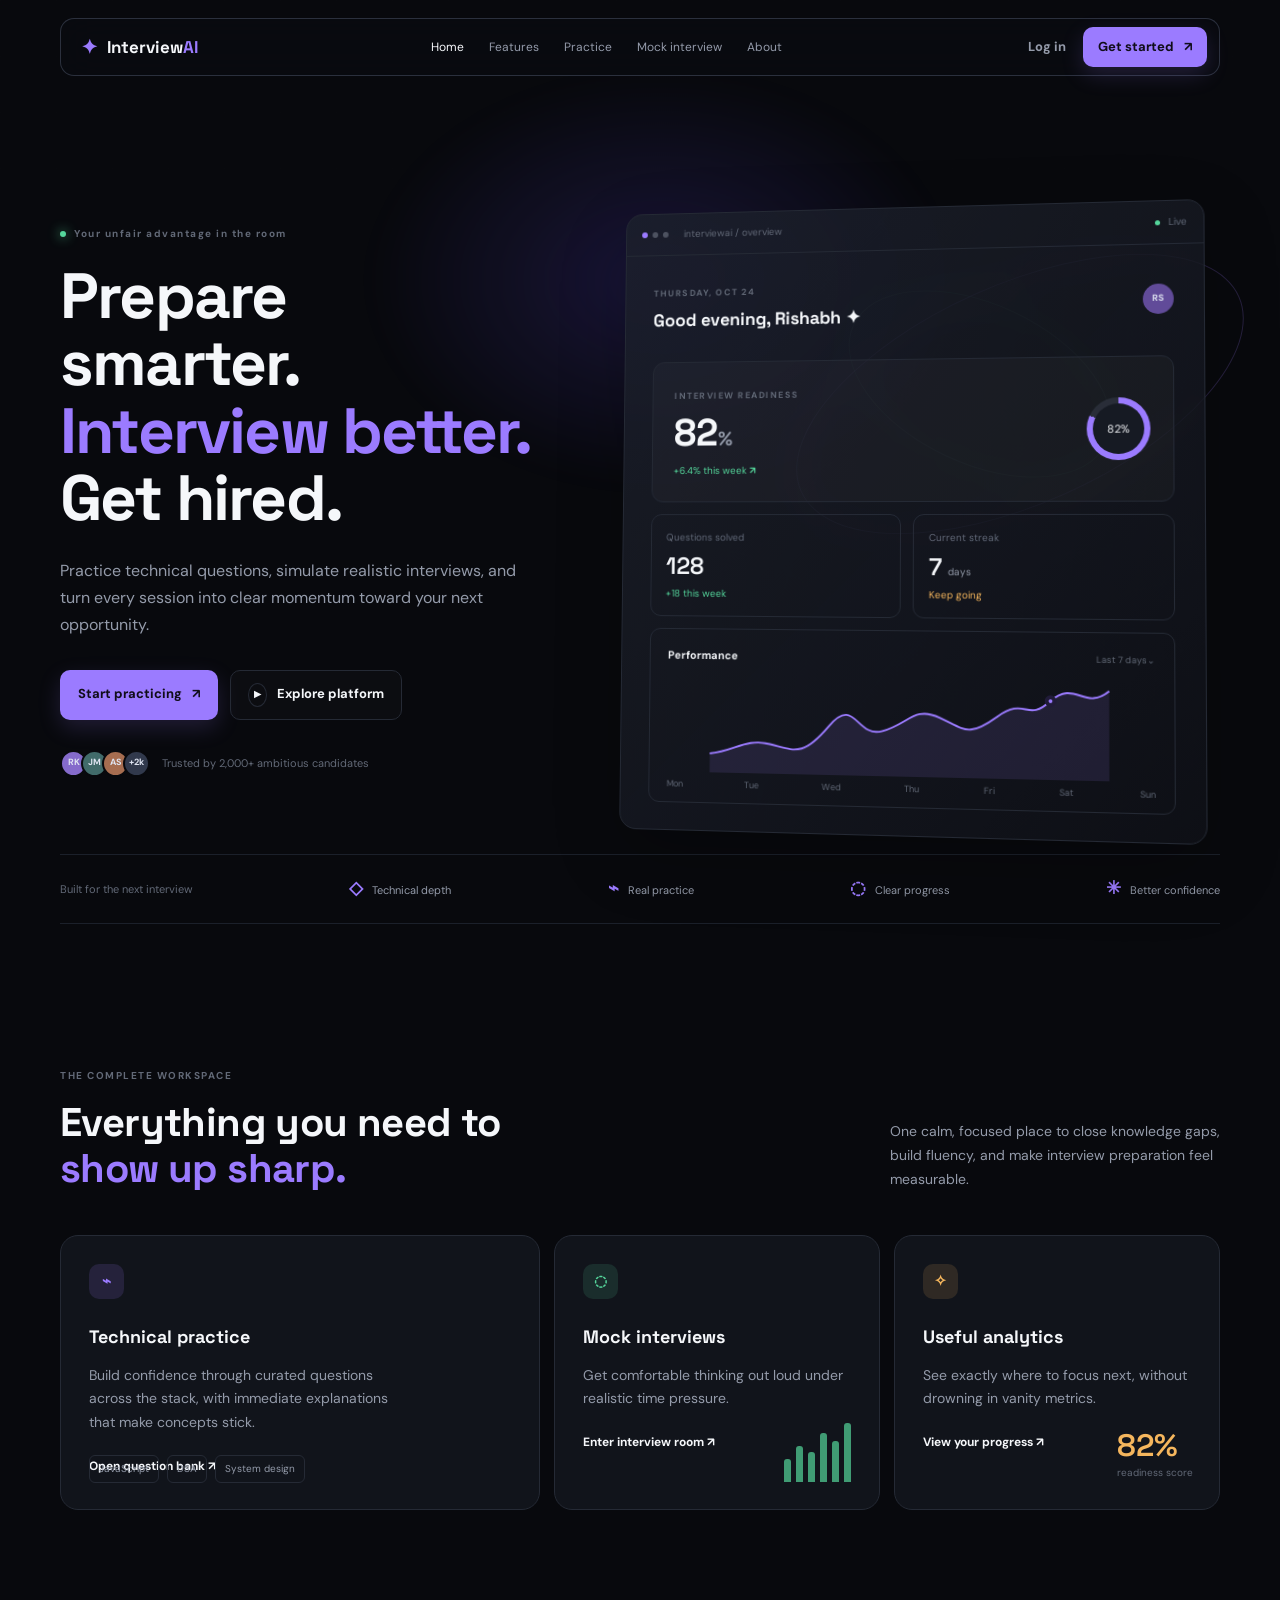
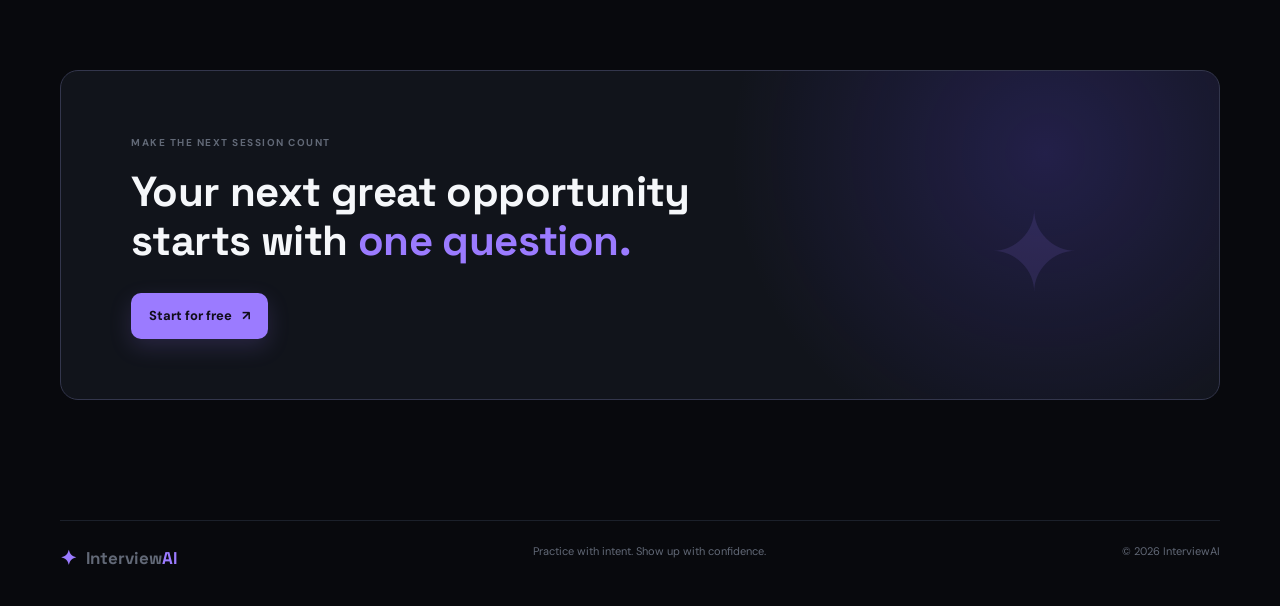
<file: index.html>
<!doctype html>
<html lang="en">
<head>
  <meta charset="UTF-8">
  <meta name="viewport" content="width=device-width, initial-scale=1.0">
  <meta name="description" content="InterviewAI is a focused interview preparation workspace with practice, mock interviews, and progress analytics.">
  <title>InterviewAI | Prepare with signal</title>
  <link rel="preconnect" href="https://fonts.googleapis.com">
  <link rel="preconnect" href="https://fonts.gstatic.com" crossorigin>
  <link href="https://fonts.googleapis.com/css2?family=DM+Sans:wght@400;500;600;700&family=Space+Grotesk:wght@500;600;700&display=swap" rel="stylesheet">
  <link rel="stylesheet" href="style.css">
</head>
<body class="landing-page">
  <header class="site-header" id="siteHeader">
    <a class="brand" href="index.html" aria-label="InterviewAI home"><span class="brand-mark">✦</span><span>Interview<span class="brand-accent">AI</span></span></a>
    <nav class="nav-links" aria-label="Primary navigation"><a class="active" href="index.html">Home</a><a href="index.html#features">Features</a><a href="practice.html">Practice</a><a href="interview.html">Mock interview</a><a href="index.html#about">About</a></nav>
    <div class="header-actions"><a class="button button-quiet" href="dashboard.html">Log in</a><a class="button button-primary button-small" href="dashboard.html">Get started <span>↗</span></a></div>
    <button class="menu-toggle" aria-label="Open menu" aria-expanded="false">☰</button>
  </header>
  <main>
    <section class="hero section-shell">
      <div class="hero-copy reveal"><div class="eyebrow"><span class="eyebrow-dot"></span> Your unfair advantage in the room</div><h1>Prepare smarter.<br><em>Interview better.</em><br>Get hired.</h1><p class="hero-text">Practice technical questions, simulate realistic interviews, and turn every session into clear momentum toward your next opportunity.</p><div class="hero-actions"><a class="button button-primary" href="practice.html">Start practicing <span>↗</span></a><a class="button button-secondary" href="interview.html"><span class="play-icon">▶</span> Explore platform</a></div><div class="social-proof"><div class="avatar-stack"><span>RK</span><span>JM</span><span>AS</span><span>+2k</span></div><span>Trusted by 2,000+ ambitious candidates</span></div></div>
      <div class="hero-visual reveal reveal-delay-1" aria-label="InterviewAI dashboard preview">
        <div class="orbit orbit-one"></div><div class="orbit orbit-two"></div>
        <div class="preview-window glass-panel"><div class="preview-topbar"><div class="window-dots"><i></i><i></i><i></i></div><span>interviewai / overview</span><span class="preview-live"><b></b> Live</span></div><div class="preview-content"><div class="preview-greeting"><div><span class="muted-label">THURSDAY, OCT 24</span><h3>Good evening, Rishabh <span class="wave">✦</span></h3></div><div class="mini-avatar">RS</div></div><div class="preview-readiness"><div><span class="muted-label">INTERVIEW READINESS</span><strong>82<span>%</span></strong><small>+6.4% this week <b>↗</b></small></div><div class="readiness-ring"><span>82%</span></div></div><div class="preview-grid"><div class="mini-stat"><span>Questions solved</span><strong>128</strong><small class="positive">+18 this week</small></div><div class="mini-stat"><span>Current streak</span><strong>7 <small>days</small></strong><small class="warning">Keep going</small></div></div><div class="preview-chart"><div class="chart-heading"><span>Performance</span><span class="chart-period">Last 7 days⌄</span></div><svg viewBox="0 0 420 100" role="img" aria-label="Performance trend chart"><path class="chart-fill" d="M0,80 C28,77 38,63 65,69 S100,82 128,49 S157,61 185,53 S218,26 245,38 S275,58 305,36 S335,42 360,19 S395,29 420,8 L420,100 L0,100Z"></path><path class="chart-line" d="M0,80 C28,77 38,63 65,69 S100,82 128,49 S157,61 185,53 S218,26 245,38 S275,58 305,36 S335,42 360,19 S395,29 420,8"></path><circle cx="360" cy="19" r="4"></circle></svg><div class="chart-labels"><span>Mon</span><span>Tue</span><span>Wed</span><span>Thu</span><span>Fri</span><span>Sat</span><span>Sun</span></div></div></div></div>
      </div>
    </section>
    <section class="logo-strip section-shell" aria-label="Platform capabilities"><span>Built for the next interview</span><div><b>◇</b> Technical depth</div><div><b>⌁</b> Real practice</div><div><b>◌</b> Clear progress</div><div><b>✳</b> Better confidence</div></section>
    <section class="feature-section section-shell" id="features"><div class="section-intro reveal"><div><span class="eyebrow">THE COMPLETE WORKSPACE</span><h2>Everything you need to<br><em>show up sharp.</em></h2></div><p>One calm, focused place to close knowledge gaps, build fluency, and make interview preparation feel measurable.</p></div><div class="feature-grid"><article class="feature-card feature-wide reveal"><div class="feature-icon icon-violet">⌁</div><h3>Technical practice</h3><p>Build confidence through curated questions across the stack, with immediate explanations that make concepts stick.</p><a href="practice.html">Open question bank <span>↗</span></a><div class="topic-pills"><span>JavaScript</span><span>DSA</span><span>System design</span></div></article><article class="feature-card reveal reveal-delay-1"><div class="feature-icon icon-green">◌</div><h3>Mock interviews</h3><p>Get comfortable thinking out loud under realistic time pressure.</p><a href="interview.html">Enter interview room <span>↗</span></a><div class="mini-bars"><i style="height:35%"></i><i style="height:55%"></i><i style="height:45%"></i><i style="height:75%"></i><i style="height:62%"></i><i style="height:90%"></i></div></article><article class="feature-card reveal reveal-delay-2"><div class="feature-icon icon-orange">✧</div><h3>Useful analytics</h3><p>See exactly where to focus next, without drowning in vanity metrics.</p><a href="dashboard.html">View your progress <span>↗</span></a><div class="score-badge"><strong>82%</strong><span>readiness score</span></div></article></div></section>
    <section class="cta-section section-shell" id="about"><div class="cta-panel reveal"><span class="eyebrow">MAKE THE NEXT SESSION COUNT</span><h2>Your next great opportunity<br>starts with <em>one question.</em></h2><a class="button button-primary" href="practice.html">Start for free <span>↗</span></a><div class="cta-star">✦</div></div></section>
  </main>
  <footer class="site-footer section-shell"><a class="brand" href="index.html"><span class="brand-mark">✦</span><span>Interview<span class="brand-accent">AI</span></span></a><span>Practice with intent. Show up with confidence.</span><span>© 2026 InterviewAI</span></footer>
  <div id="toast" class="toast" role="status"></div><script src="app.js"></script>
</body>
</html>
</file>
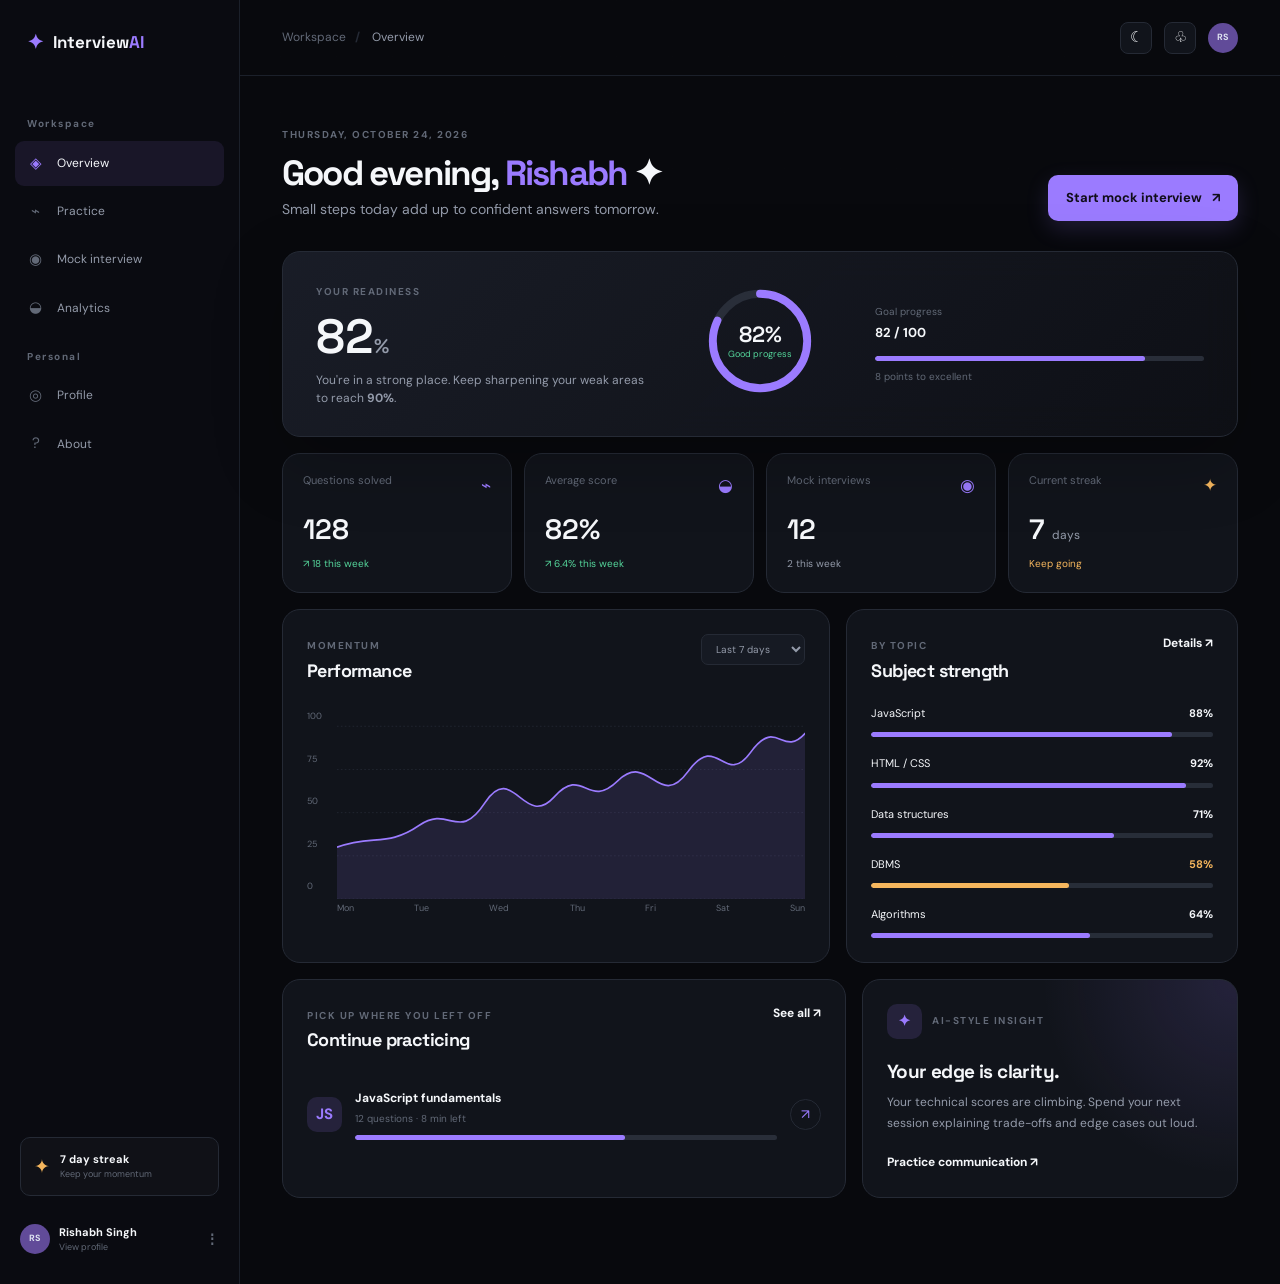
<file: dashboard.html>
<!doctype html><html lang="en"><head><meta charset="UTF-8"><meta name="viewport" content="width=device-width, initial-scale=1.0"><title>Dashboard | InterviewAI</title><link rel="preconnect" href="https://fonts.googleapis.com"><link rel="preconnect" href="https://fonts.gstatic.com" crossorigin><link href="https://fonts.googleapis.com/css2?family=DM+Sans:wght@400;500;600;700&family=Space+Grotesk:wght@500;600;700&display=swap" rel="stylesheet"><link rel="stylesheet" href="style.css"></head><body class="app-page"><div class="app-layout"><aside class="sidebar"><a class="brand" href="index.html"><span class="brand-mark">✦</span><span>Interview<span class="brand-accent">AI</span></span></a><div class="sidebar-label">Workspace</div><nav class="side-nav"><a class="active" href="dashboard.html"><span>◈</span> Overview</a><a href="practice.html"><span>⌁</span> Practice</a><a href="interview.html"><span>◉</span> Mock interview</a><a href="results.html"><span>◒</span> Analytics</a></nav><div class="sidebar-label">Personal</div><nav class="side-nav"><a href="profile.html"><span>◎</span> Profile</a><a href="index.html#about"><span>?</span> About</a></nav><div class="sidebar-bottom"><div class="streak-widget"><span>✦</span><div><strong>7 day streak</strong><small>Keep your momentum</small></div></div><a class="user-mini" href="profile.html"><span class="mini-avatar">RS</span><span><strong id="sideUser">Rishabh Singh</strong><small>View profile</small></span><b>⋮</b></a></div></aside><main class="app-main"><header class="app-topbar"><button class="mobile-menu" aria-label="Open navigation">☰</button><div class="breadcrumbs"><span>Workspace</span><b>/</b> Overview</div><div class="top-actions"><button class="icon-button" aria-label="Toggle theme" data-theme-toggle>☾</button><button class="icon-button" aria-label="Notifications">♧</button><a class="mini-avatar" href="profile.html">RS</a></div></header><div class="page-content"><div class="page-heading"><div><span class="eyebrow">THURSDAY, OCTOBER 24, 2026</span><h1>Good evening, <em id="greetingName">Rishabh</em> <span class="wave">✦</span></h1><p>Small steps today add up to confident answers tomorrow.</p></div><a class="button button-primary" href="interview.html">Start mock interview <span>↗</span></a></div><section class="readiness-card glass-panel"><div><span class="eyebrow">YOUR READINESS</span><div class="readiness-number">82<small>%</small></div><p>You're in a strong place. Keep sharpening your weak areas to reach <b>90%</b>.</p></div><div class="large-ring"><svg viewBox="0 0 120 120"><circle cx="60" cy="60" r="48"></circle><circle class="ring-progress" cx="60" cy="60" r="48"></circle></svg><strong>82%</strong><span>Good progress</span></div><div class="readiness-meta"><span>Goal progress</span><strong>82 / 100</strong><div class="progress-track"><i style="width:82%"></i></div><small>8 points to excellent</small></div></section><section class="stats-grid"><article class="stat-card"><div class="stat-top"><span>Questions solved</span><i>⌁</i></div><strong id="statQuestions">128</strong><small class="positive">↗ 18 this week</small></article><article class="stat-card"><div class="stat-top"><span>Average score</span><i>◒</i></div><strong id="statScore">82%</strong><small class="positive">↗ 6.4% this week</small></article><article class="stat-card"><div class="stat-top"><span>Mock interviews</span><i>◉</i></div><strong id="statMocks">12</strong><small class="muted">2 this week</small></article><article class="stat-card"><div class="stat-top"><span>Current streak</span><i class="orange">✦</i></div><strong>7 <small>days</small></strong><small class="warning">Keep going</small></article></section><div class="dashboard-grid"><section class="panel chart-panel"><div class="panel-heading"><div><span class="eyebrow">MOMENTUM</span><h2>Performance</h2></div><select aria-label="Chart time period"><option>Last 7 days</option><option>Last 30 days</option></select></div><div class="big-chart"><div class="y-labels"><span>100</span><span>75</span><span>50</span><span>25</span><span>0</span></div><svg viewBox="0 0 600 220" preserveAspectRatio="none"><path class="grid-lines" d="M0 20H600M0 70H600M0 120H600M0 170H600M0 220H600"></path><path class="chart-fill" d="M0,160 C45,145 65,160 105,135 S155,156 190,108 S240,140 278,102 S320,118 360,83 S412,119 450,72 S496,92 530,50 S570,58 600,28 L600,220 L0,220Z"></path><path class="chart-line" d="M0,160 C45,145 65,160 105,135 S155,156 190,108 S240,140 278,102 S320,118 360,83 S412,119 450,72 S496,92 530,50 S570,58 600,28"></path></svg><div class="x-labels"><span>Mon</span><span>Tue</span><span>Wed</span><span>Thu</span><span>Fri</span><span>Sat</span><span>Sun</span></div></div></section><section class="panel subjects-panel"><div class="panel-heading"><div><span class="eyebrow">BY TOPIC</span><h2>Subject strength</h2></div><a href="results.html" class="text-link">Details ↗</a></div><div class="subject-list"><div><span>JavaScript</span><strong>88%</strong><i><b style="width:88%"></b></i></div><div><span>HTML / CSS</span><strong>92%</strong><i><b style="width:92%"></b></i></div><div><span>Data structures</span><strong>71%</strong><i><b style="width:71%"></b></i></div><div><span>DBMS</span><strong class="warning">58%</strong><i><b class="bar-warning" style="width:58%"></b></i></div><div><span>Algorithms</span><strong>64%</strong><i><b style="width:64%"></b></i></div></div></section></div><section class="bottom-grid"><section class="panel continue-panel"><div class="panel-heading"><div><span class="eyebrow">PICK UP WHERE YOU LEFT OFF</span><h2>Continue practicing</h2></div><a href="practice.html" class="text-link">See all ↗</a></div><div class="continue-item"><div class="feature-icon icon-violet">JS</div><div><strong>JavaScript fundamentals</strong><span>12 questions · 8 min left</span><div class="progress-track"><i style="width:64%"></i></div></div><a class="round-arrow" href="practice.html">↗</a></div></section><section class="panel ai-panel"><div class="ai-panel-top"><span class="feature-icon icon-violet">✦</span><span class="eyebrow">AI-STYLE INSIGHT</span></div><h2>Your edge is clarity.</h2><p>Your technical scores are climbing. Spend your next session explaining trade-offs and edge cases out loud.</p><a href="practice.html" class="text-link">Practice communication ↗</a></section></div></div></main></div><div id="toast" class="toast" role="status"></div><script src="app.js"></script><script src="dashboard.js"></script></body></html>
</file>
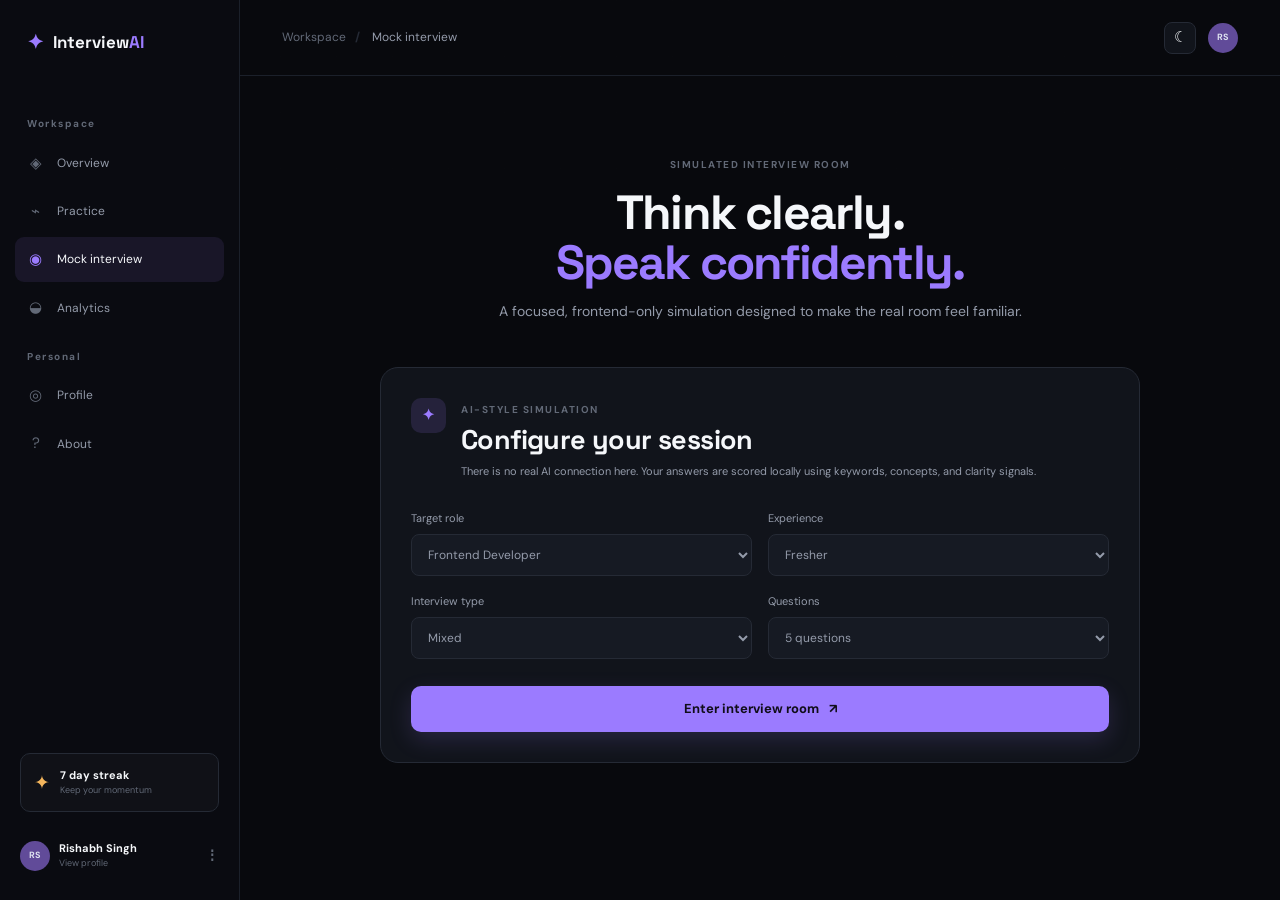
<file: interview.html>
<!doctype html><html lang="en"><head><meta charset="UTF-8"><meta name="viewport" content="width=device-width, initial-scale=1.0"><title>Mock Interview | InterviewAI</title><link rel="preconnect" href="https://fonts.googleapis.com"><link rel="preconnect" href="https://fonts.gstatic.com" crossorigin><link href="https://fonts.googleapis.com/css2?family=DM+Sans:wght@400;500;600;700&family=Space+Grotesk:wght@500;600;700&display=swap" rel="stylesheet"><link rel="stylesheet" href="style.css"></head><body class="app-page"><div class="app-layout"><aside class="sidebar"><a class="brand" href="index.html"><span class="brand-mark">✦</span><span>Interview<span class="brand-accent">AI</span></span></a><div class="sidebar-label">Workspace</div><nav class="side-nav"><a href="dashboard.html"><span>◈</span> Overview</a><a href="practice.html"><span>⌁</span> Practice</a><a class="active" href="interview.html"><span>◉</span> Mock interview</a><a href="results.html"><span>◒</span> Analytics</a></nav><div class="sidebar-label">Personal</div><nav class="side-nav"><a href="profile.html"><span>◎</span> Profile</a><a href="index.html#about"><span>?</span> About</a></nav><div class="sidebar-bottom"><div class="streak-widget"><span>✦</span><div><strong>7 day streak</strong><small>Keep your momentum</small></div></div><a class="user-mini" href="profile.html"><span class="mini-avatar">RS</span><span><strong>Rishabh Singh</strong><small>View profile</small></span><b>⋮</b></a></div></aside><main class="app-main"><header class="app-topbar"><button class="mobile-menu" aria-label="Open navigation">☰</button><div class="breadcrumbs"><span>Workspace</span><b>/</b> Mock interview</div><div class="top-actions"><button class="icon-button" aria-label="Toggle theme" data-theme-toggle>☾</button><a class="mini-avatar" href="profile.html">RS</a></div></header><div class="page-content interview-content"><div class="interview-intro"><span class="eyebrow">SIMULATED INTERVIEW ROOM</span><h1>Think clearly.<br><em>Speak confidently.</em></h1><p>A focused, frontend-only simulation designed to make the real room feel familiar.</p></div><section class="setup-panel panel" id="setupPanel"><div class="setup-header"><div class="feature-icon icon-violet">✦</div><div><span class="eyebrow">AI-STYLE SIMULATION</span><h2>Configure your session</h2><p>There is no real AI connection here. Your answers are scored locally using keywords, concepts, and clarity signals.</p></div></div><div class="setup-fields"><label>Target role<select id="roleSelect"><option>Frontend Developer</option><option>Backend Developer</option><option>Full Stack Developer</option><option>Software Engineer</option><option>Data Analyst</option></select></label><label>Experience<select id="experienceSelect"><option>Fresher</option><option>Beginner</option><option>Intermediate</option><option>Advanced</option></select></label><label>Interview type<select id="typeSelect"><option>Mixed</option><option>Technical</option><option>HR</option></select></label><label>Questions<select id="numberSelect"><option value="5">5 questions</option><option value="10">10 questions</option><option value="15">15 questions</option></select></label></div><button class="button button-primary" id="startInterview">Enter interview room <span>↗</span></button></section><section class="room-panel panel hidden" id="roomPanel"><div class="room-top"><div><span class="eyebrow">FRONTEND DEVELOPER / MIXED</span><h2>Interview session</h2></div><div class="timer" id="timer">10:00</div></div><div class="room-progress"><span id="roomProgress">Question 1 / 5</span><i><b id="roomProgressBar"></b></i></div><div class="room-question"><div class="question-tags"><span class="tag tag-violet">Technical</span><span class="tag">Medium</span></div><h2 id="interviewQuestion">Loading question...</h2><p class="room-prompt">Take a breath. Think out loud, then write your answer as if you were explaining it to another engineer.</p><textarea id="interviewAnswer" rows="7" placeholder="Start your answer here..."></textarea></div><div class="room-actions"><button class="button button-secondary" id="skipQuestion">Skip</button><button class="button button-primary" id="nextQuestion">Save answer & continue <span>↗</span></button></div></section></div></main></div><div id="toast" class="toast" role="status"></div><script src="app.js"></script><script src="interview.js"></script></body></html>
</file>
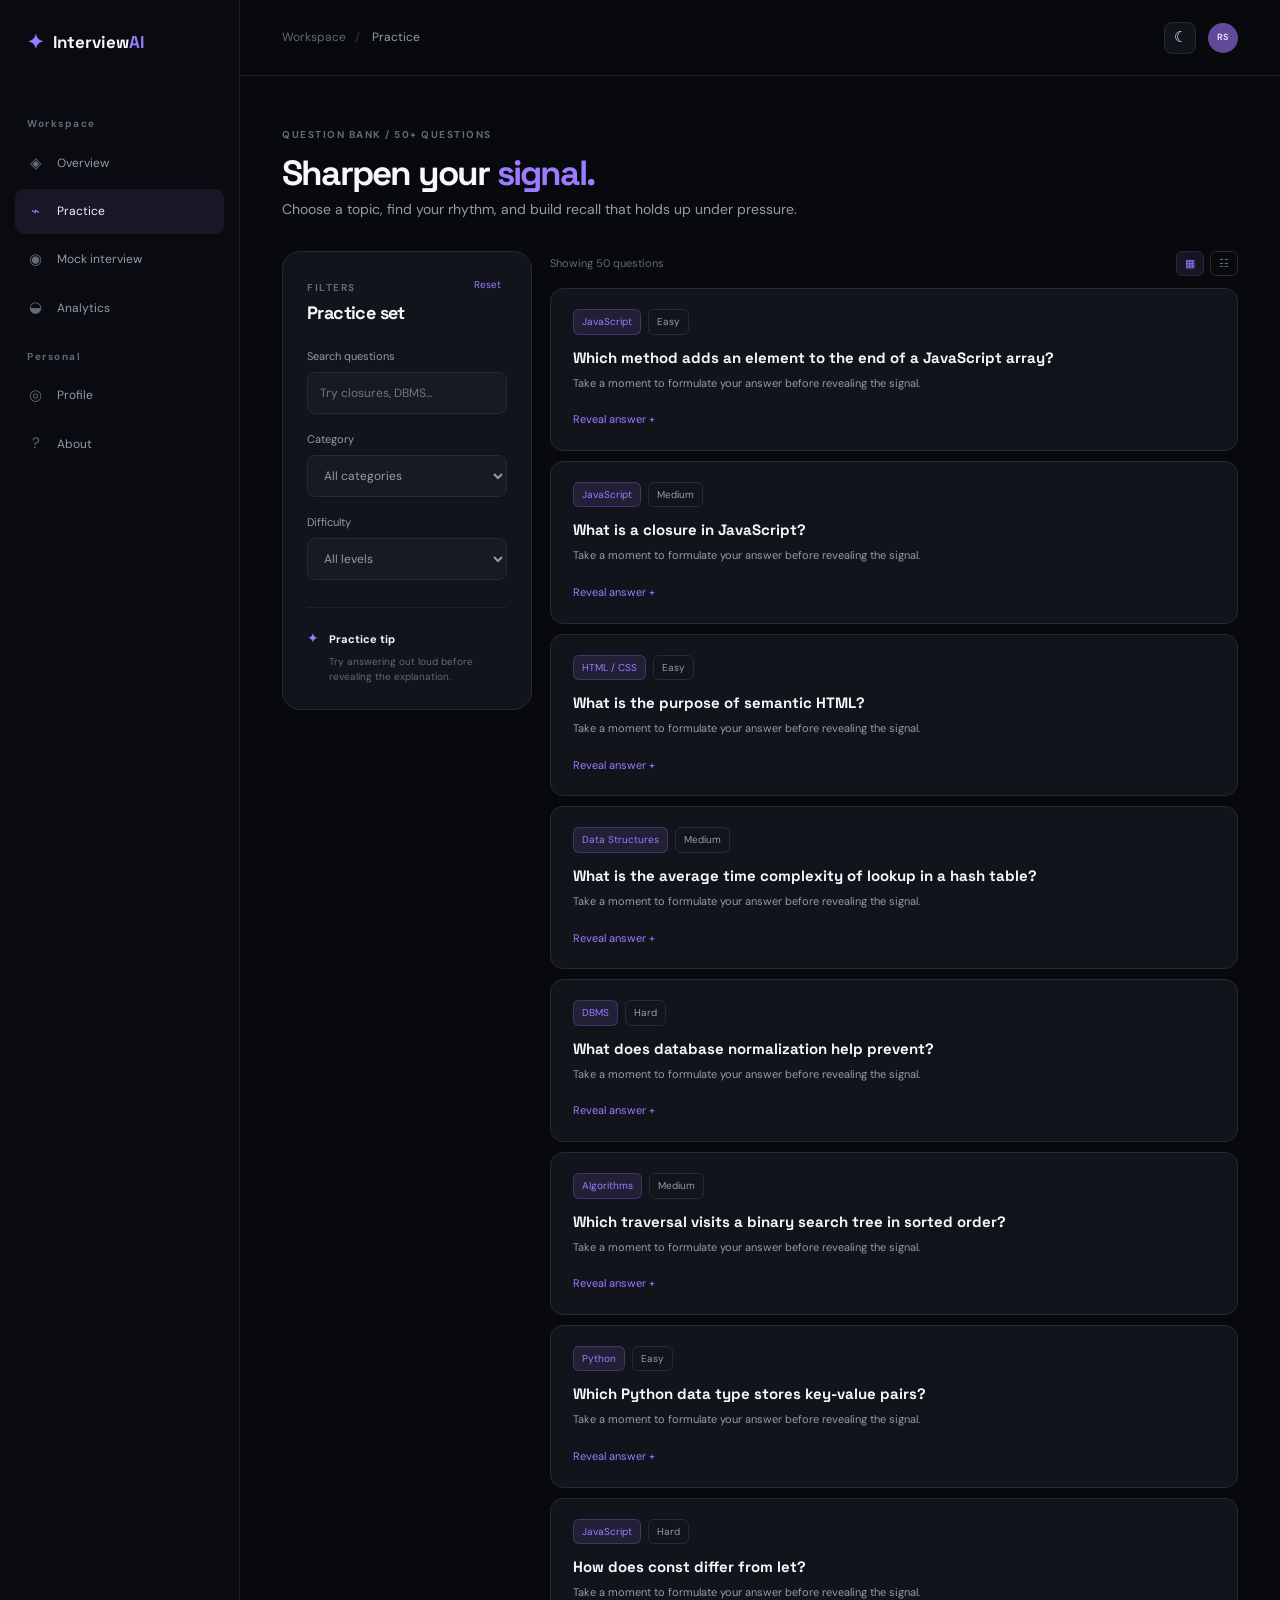
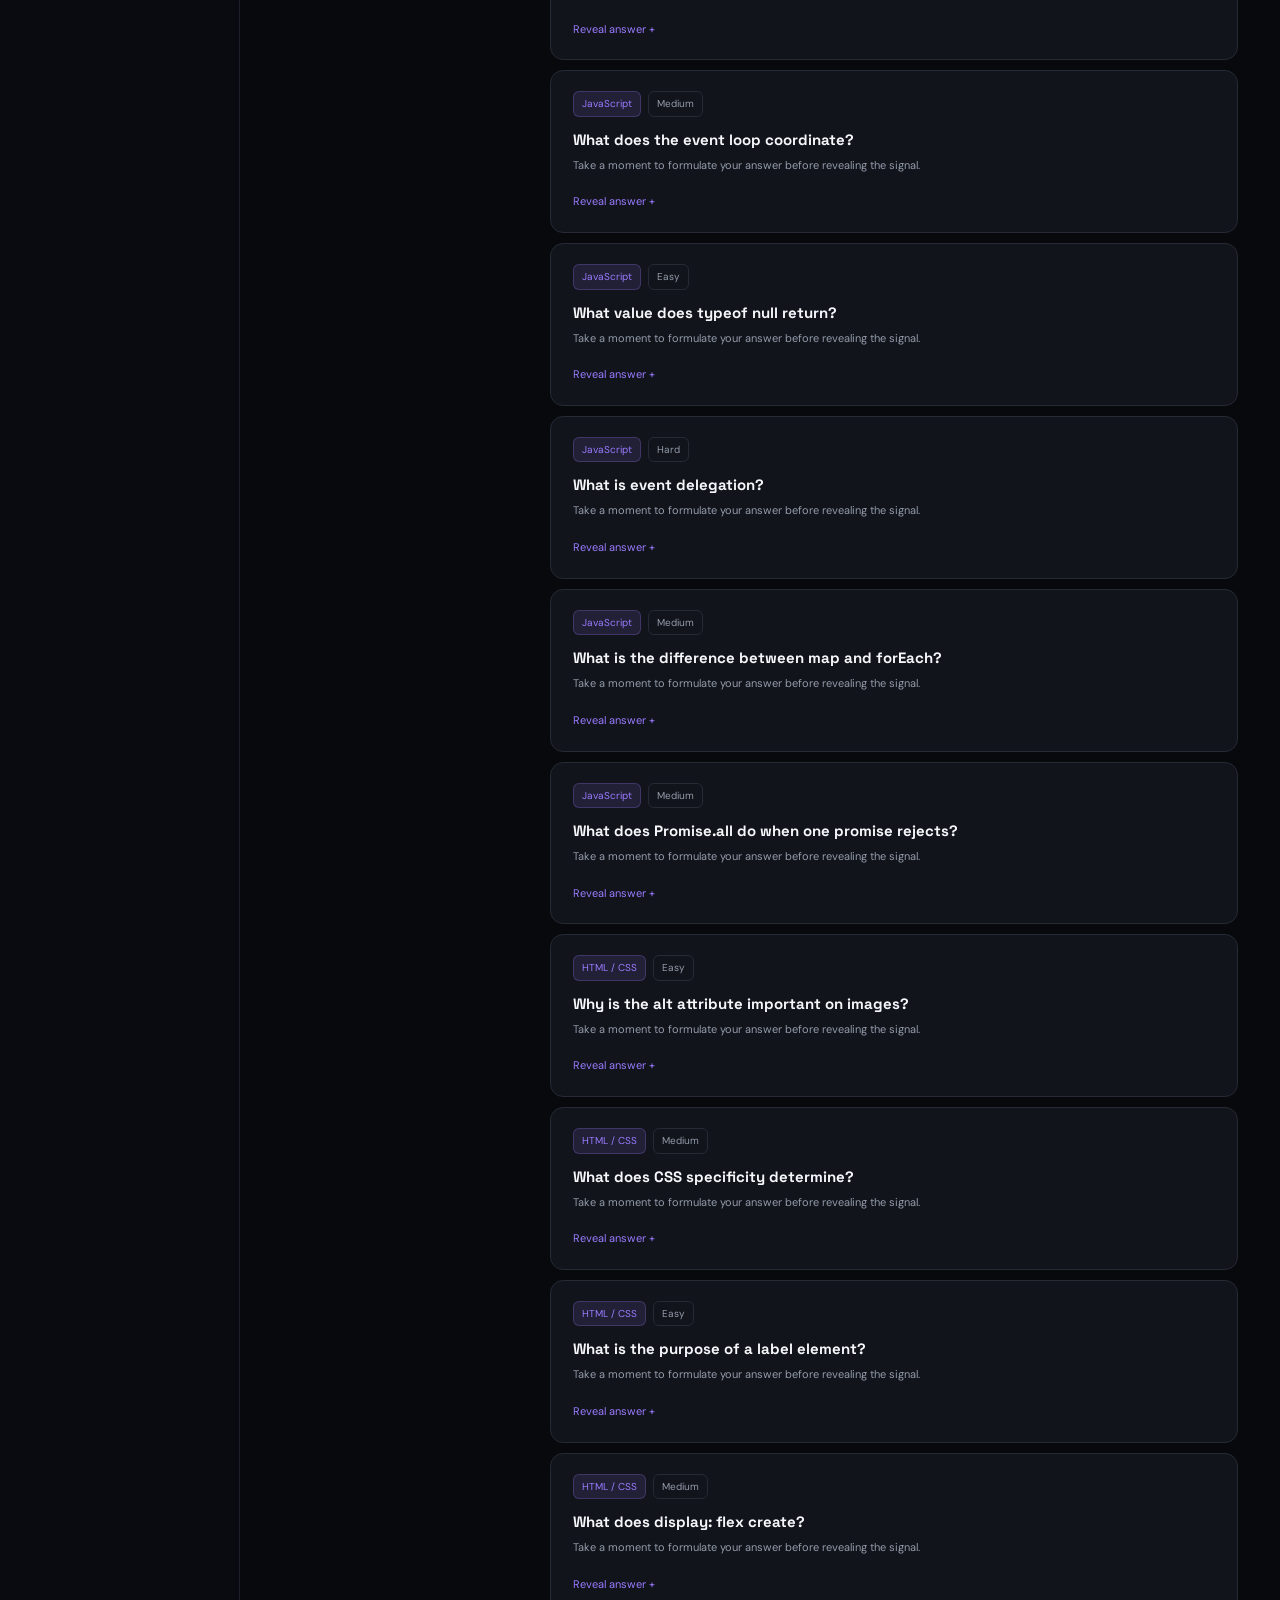
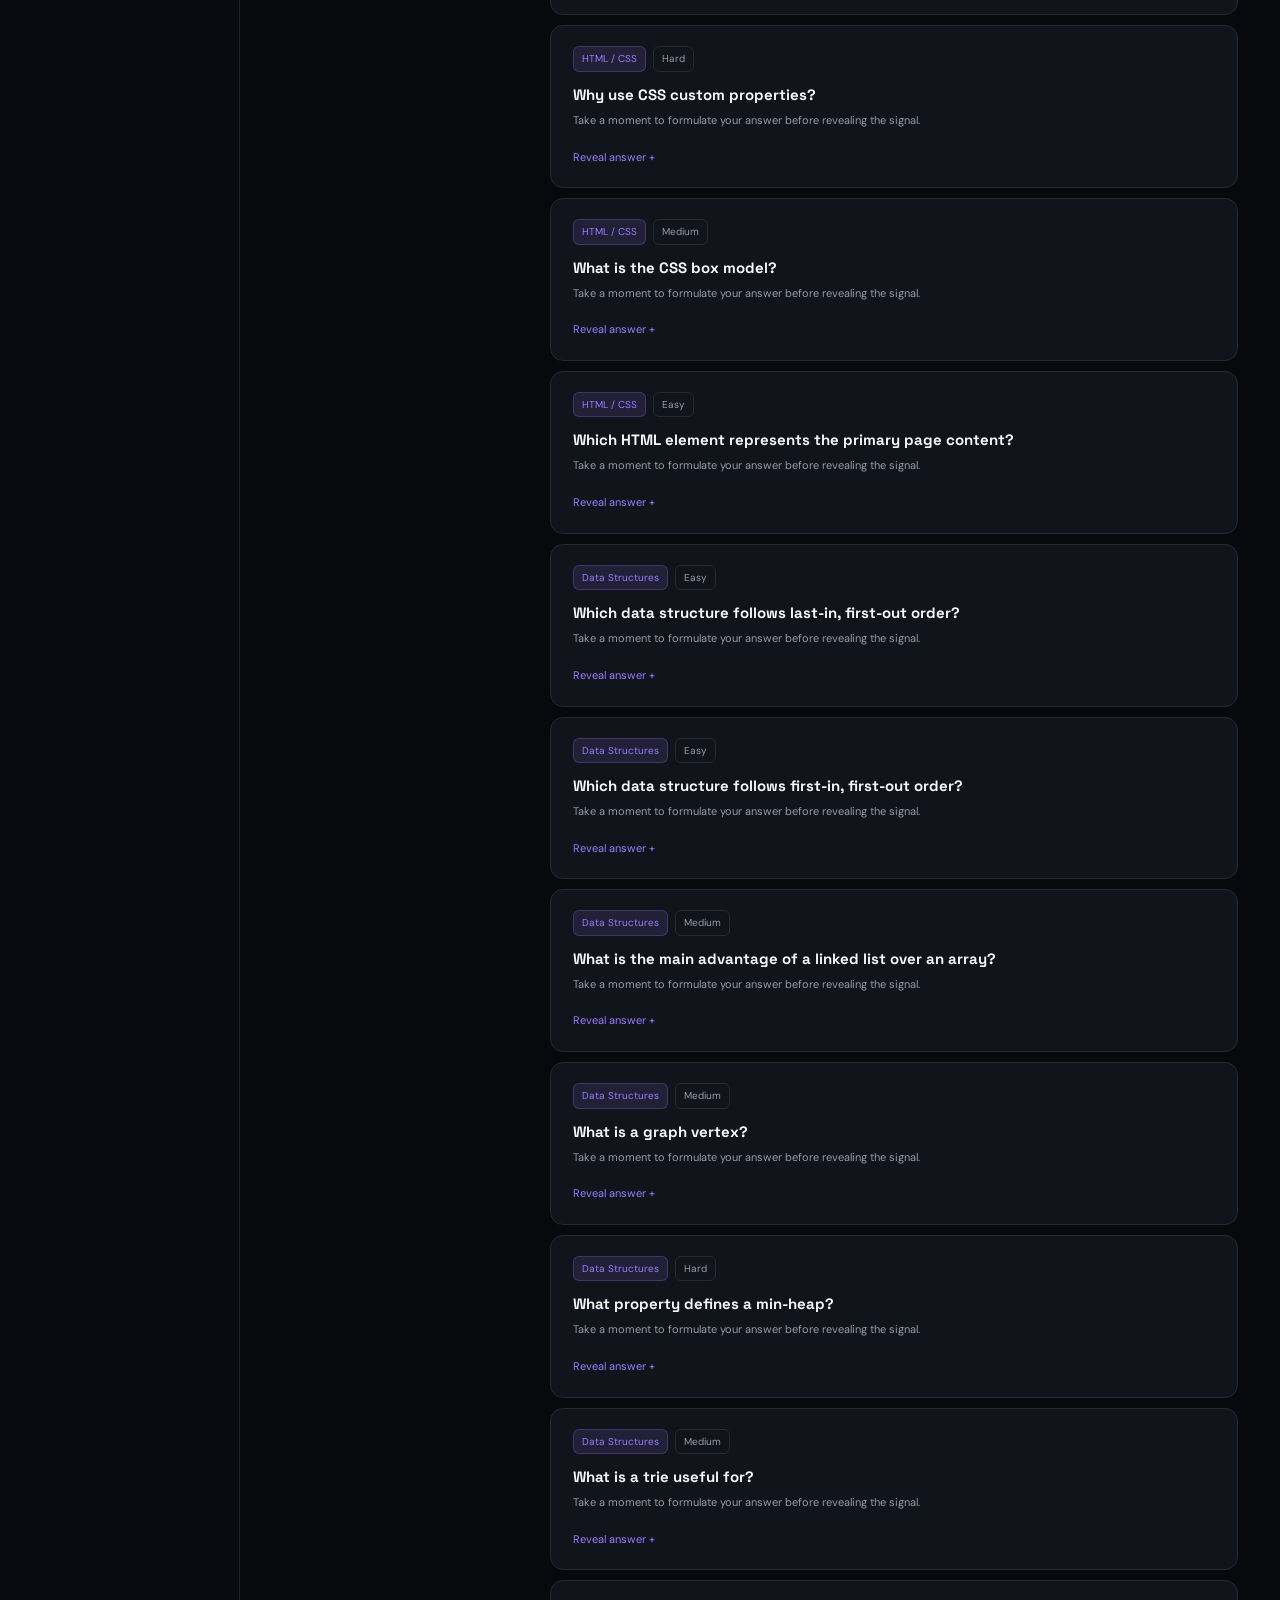
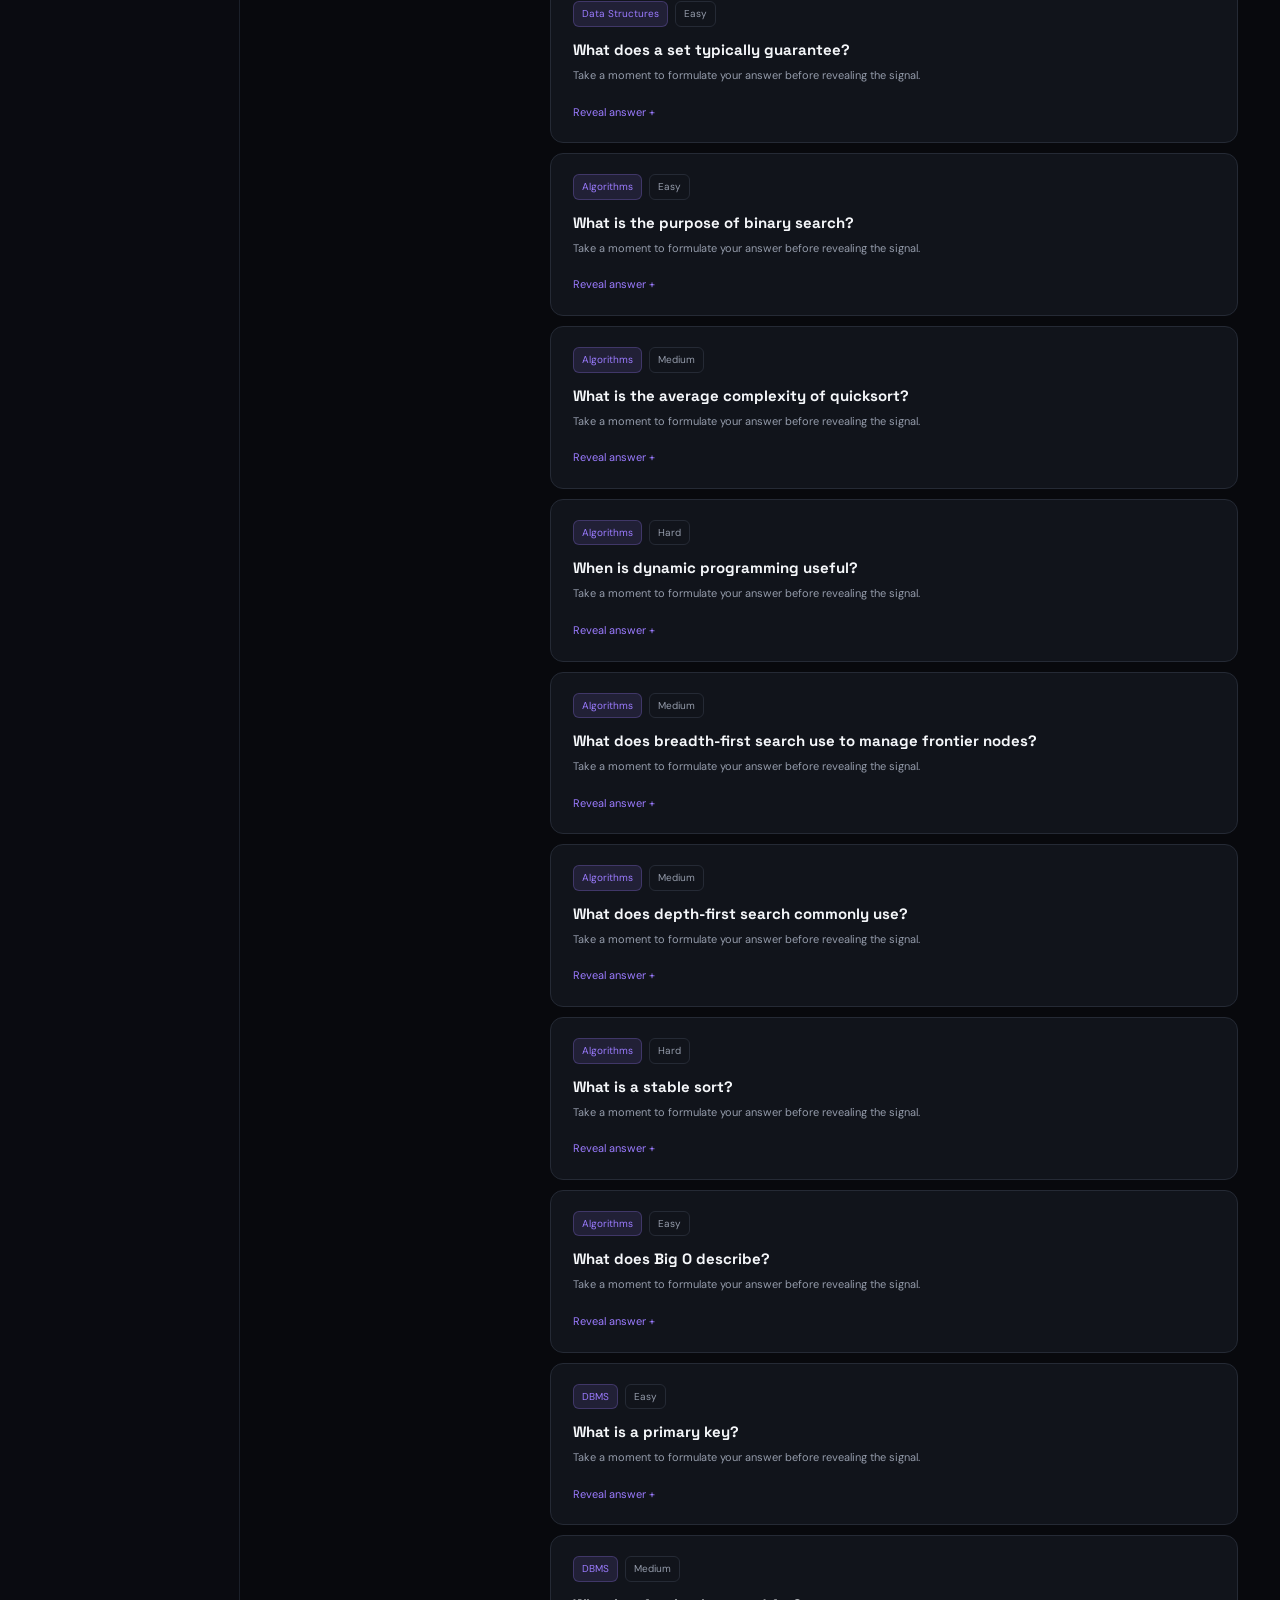
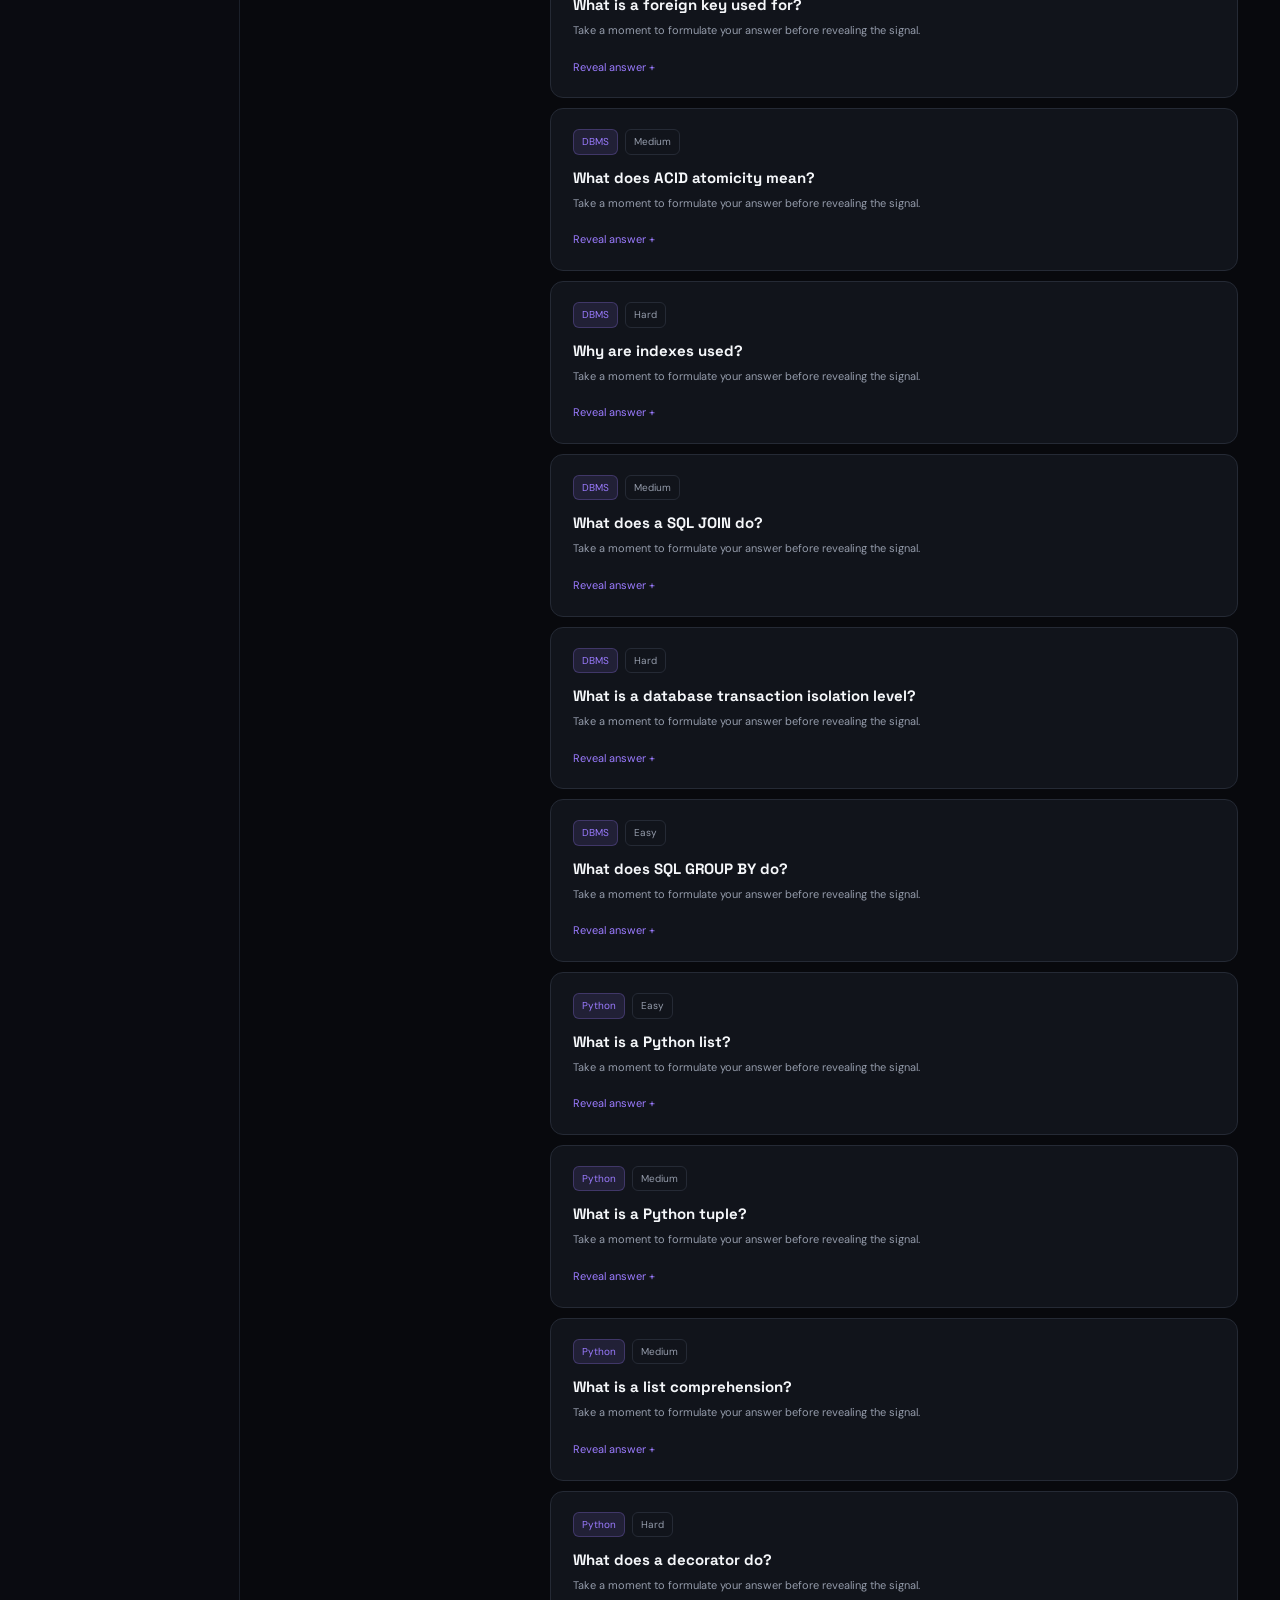
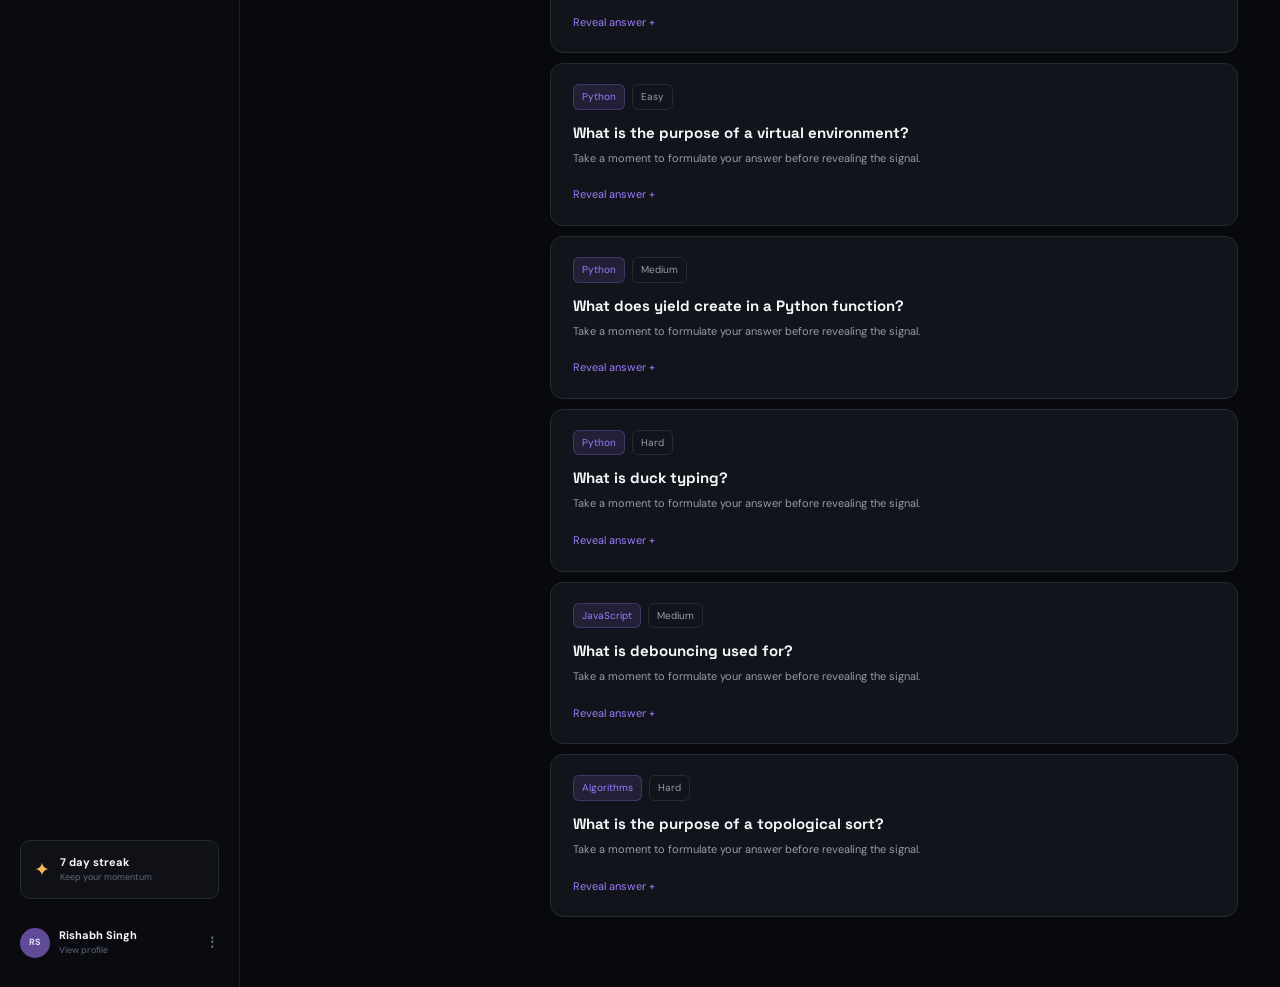
<file: practice.html>
<!doctype html><html lang="en"><head><meta charset="UTF-8"><meta name="viewport" content="width=device-width, initial-scale=1.0"><title>Practice | InterviewAI</title><link rel="preconnect" href="https://fonts.googleapis.com"><link rel="preconnect" href="https://fonts.gstatic.com" crossorigin><link href="https://fonts.googleapis.com/css2?family=DM+Sans:wght@400;500;600;700&family=Space+Grotesk:wght@500;600;700&display=swap" rel="stylesheet"><link rel="stylesheet" href="style.css"></head><body class="app-page"><div class="app-layout"><aside class="sidebar"><a class="brand" href="index.html"><span class="brand-mark">✦</span><span>Interview<span class="brand-accent">AI</span></span></a><div class="sidebar-label">Workspace</div><nav class="side-nav"><a href="dashboard.html"><span>◈</span> Overview</a><a class="active" href="practice.html"><span>⌁</span> Practice</a><a href="interview.html"><span>◉</span> Mock interview</a><a href="results.html"><span>◒</span> Analytics</a></nav><div class="sidebar-label">Personal</div><nav class="side-nav"><a href="profile.html"><span>◎</span> Profile</a><a href="index.html#about"><span>?</span> About</a></nav><div class="sidebar-bottom"><div class="streak-widget"><span>✦</span><div><strong>7 day streak</strong><small>Keep your momentum</small></div></div><a class="user-mini" href="profile.html"><span class="mini-avatar">RS</span><span><strong>Rishabh Singh</strong><small>View profile</small></span><b>⋮</b></a></div></aside><main class="app-main"><header class="app-topbar"><button class="mobile-menu" aria-label="Open navigation">☰</button><div class="breadcrumbs"><span>Workspace</span><b>/</b> Practice</div><div class="top-actions"><button class="icon-button" aria-label="Toggle theme" data-theme-toggle>☾</button><a class="mini-avatar" href="profile.html">RS</a></div></header><div class="page-content practice-content"><div class="page-heading"><div><span class="eyebrow">QUESTION BANK / 50+ QUESTIONS</span><h1>Sharpen your <em>signal.</em></h1><p>Choose a topic, find your rhythm, and build recall that holds up under pressure.</p></div></div><section class="practice-layout"><aside class="filter-panel panel"><div class="panel-heading"><div><span class="eyebrow">FILTERS</span><h2>Practice set</h2></div><button class="reset-button" id="resetFilters">Reset</button></div><label>Search questions<input id="questionSearch" type="search" placeholder="Try closures, DBMS..."></label><label>Category<select id="categoryFilter"><option value="All">All categories</option><option>JavaScript</option><option>HTML / CSS</option><option>Data Structures</option><option>DBMS</option><option>Algorithms</option><option>Python</option></select></label><label>Difficulty<select id="difficultyFilter"><option value="All">All levels</option><option>Easy</option><option>Medium</option><option>Hard</option></select></label><div class="filter-note"><span>✦</span><div><strong>Practice tip</strong><p>Try answering out loud before revealing the explanation.</p></div></div></aside><section class="question-area"><div class="question-toolbar"><span id="questionCount">Showing 6 questions</span><button class="view-toggle active">▦</button><button class="view-toggle">☷</button></div><div id="questionList" class="question-list"></div></section></section></div></main></div><div id="toast" class="toast" role="status"></div><script src="app.js"></script><script src="practice.js"></script></body></html>
</file>
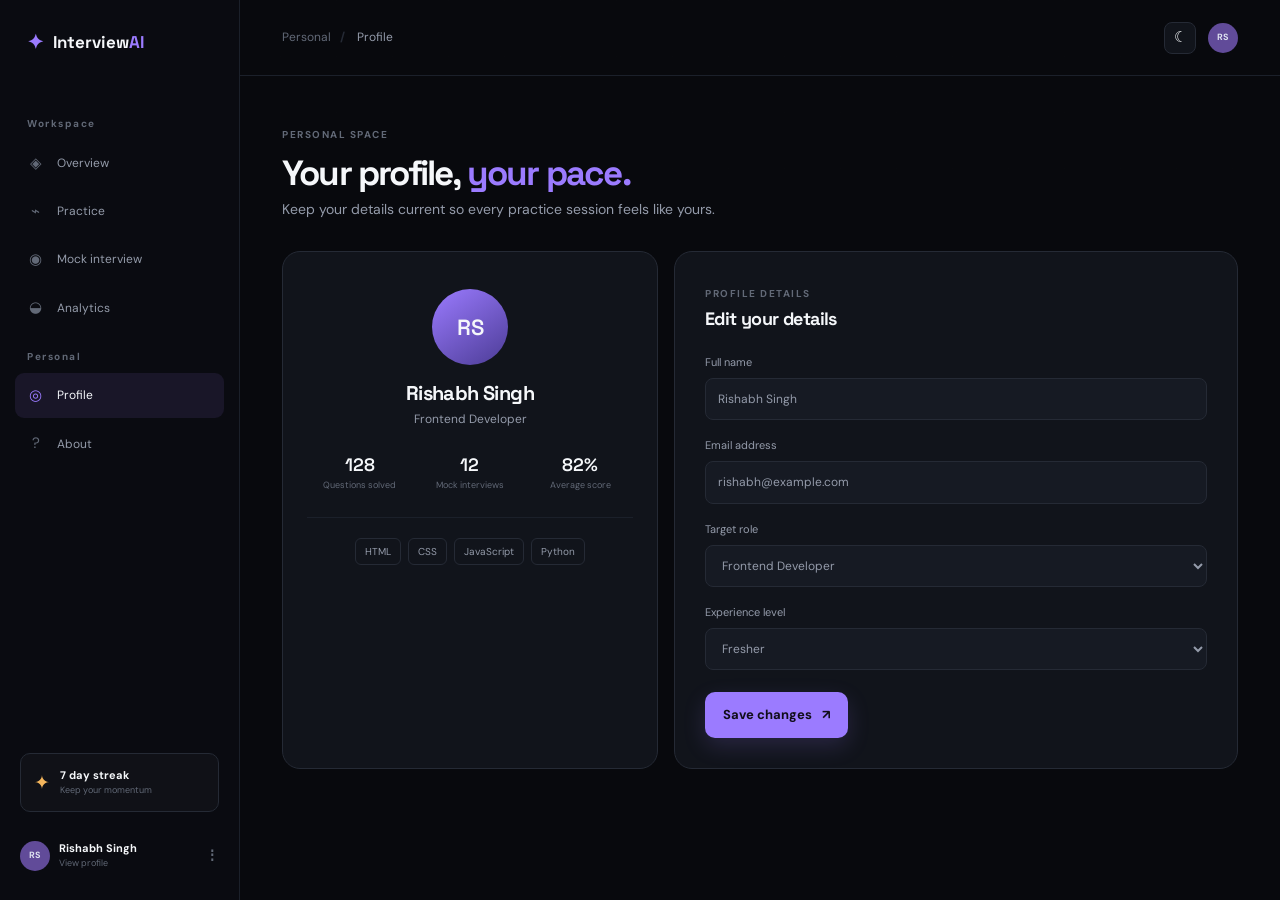
<file: profile.html>
<!doctype html><html lang="en"><head><meta charset="UTF-8"><meta name="viewport" content="width=device-width, initial-scale=1.0"><title>Profile | InterviewAI</title><link rel="preconnect" href="https://fonts.googleapis.com"><link rel="preconnect" href="https://fonts.gstatic.com" crossorigin><link href="https://fonts.googleapis.com/css2?family=DM+Sans:wght@400;500;600;700&family=Space+Grotesk:wght@500;600;700&display=swap" rel="stylesheet"><link rel="stylesheet" href="style.css"></head><body class="app-page"><div class="app-layout"><aside class="sidebar"><a class="brand" href="index.html"><span class="brand-mark">✦</span><span>Interview<span class="brand-accent">AI</span></span></a><div class="sidebar-label">Workspace</div><nav class="side-nav"><a href="dashboard.html"><span>◈</span> Overview</a><a href="practice.html"><span>⌁</span> Practice</a><a href="interview.html"><span>◉</span> Mock interview</a><a href="results.html"><span>◒</span> Analytics</a></nav><div class="sidebar-label">Personal</div><nav class="side-nav"><a class="active" href="profile.html"><span>◎</span> Profile</a><a href="index.html#about"><span>?</span> About</a></nav><div class="sidebar-bottom"><div class="streak-widget"><span>✦</span><div><strong>7 day streak</strong><small>Keep your momentum</small></div></div><a class="user-mini" href="profile.html"><span class="mini-avatar">RS</span><span><strong>Rishabh Singh</strong><small>View profile</small></span><b>⋮</b></a></div></aside><main class="app-main"><header class="app-topbar"><button class="mobile-menu" aria-label="Open navigation">☰</button><div class="breadcrumbs"><span>Personal</span><b>/</b> Profile</div><div class="top-actions"><button class="icon-button" aria-label="Toggle theme" data-theme-toggle>☾</button><a class="mini-avatar" href="profile.html">RS</a></div></header><div class="page-content"><div class="page-heading"><div><span class="eyebrow">PERSONAL SPACE</span><h1>Your profile, <em>your pace.</em></h1><p>Keep your details current so every practice session feels like yours.</p></div></div><section class="profile-layout"><div class="profile-card panel"><div class="profile-avatar">RS</div><h2 id="profileDisplayName">Rishabh Singh</h2><p id="profileDisplayRole">Frontend Developer</p><div class="profile-stats"><span><strong>128</strong>Questions solved</span><span><strong>12</strong>Mock interviews</span><span><strong>82%</strong>Average score</span></div><div class="skills"><span>HTML</span><span>CSS</span><span>JavaScript</span><span>Python</span></div></div><form class="panel profile-form" id="profileForm"><div class="panel-heading"><div><span class="eyebrow">PROFILE DETAILS</span><h2>Edit your details</h2></div></div><label>Full name<input id="profileName" required value="Rishabh Singh"></label><label>Email address<input id="profileEmail" type="email" required value="rishabh@example.com"></label><label>Target role<select id="profileRole"><option>Frontend Developer</option><option>Backend Developer</option><option>Full Stack Developer</option><option>Software Engineer</option><option>Data Analyst</option></select></label><label>Experience level<select id="profileExperience"><option>Fresher</option><option>Beginner</option><option>Intermediate</option><option>Advanced</option></select></label><button class="button button-primary" type="submit">Save changes <span>↗</span></button></form></section></div></main></div><div id="toast" class="toast" role="status"></div><script src="app.js"></script><script src="profile.js"></script></body></html>
</file>
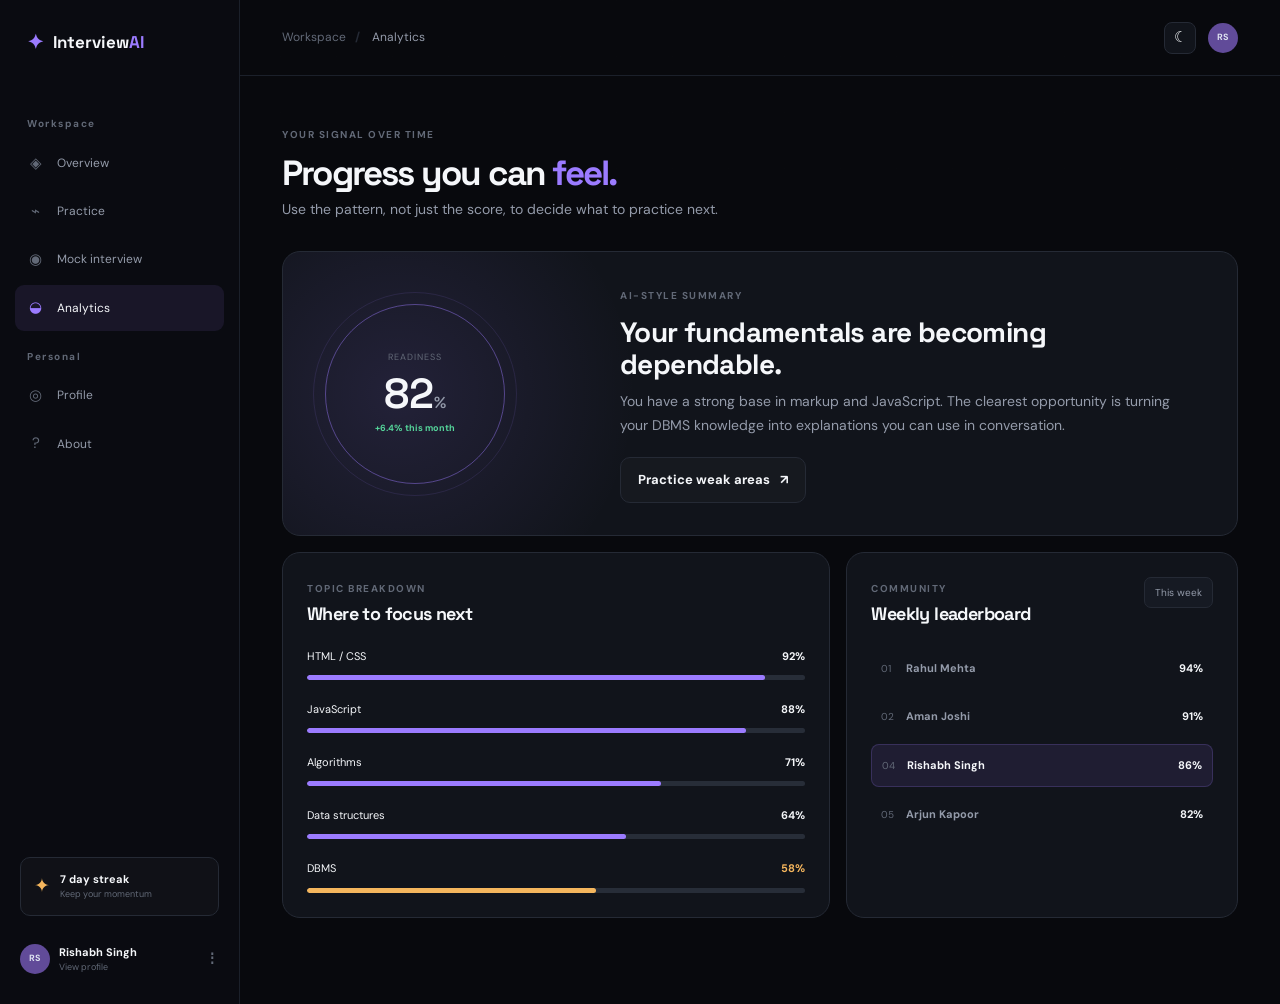
<file: results.html>
<!doctype html><html lang="en"><head><meta charset="UTF-8"><meta name="viewport" content="width=device-width, initial-scale=1.0"><title>Analytics | InterviewAI</title><link rel="preconnect" href="https://fonts.googleapis.com"><link rel="preconnect" href="https://fonts.gstatic.com" crossorigin><link href="https://fonts.googleapis.com/css2?family=DM+Sans:wght@400;500;600;700&family=Space+Grotesk:wght@500;600;700&display=swap" rel="stylesheet"><link rel="stylesheet" href="style.css"></head><body class="app-page"><div class="app-layout"><aside class="sidebar"><a class="brand" href="index.html"><span class="brand-mark">✦</span><span>Interview<span class="brand-accent">AI</span></span></a><div class="sidebar-label">Workspace</div><nav class="side-nav"><a href="dashboard.html"><span>◈</span> Overview</a><a href="practice.html"><span>⌁</span> Practice</a><a href="interview.html"><span>◉</span> Mock interview</a><a class="active" href="results.html"><span>◒</span> Analytics</a></nav><div class="sidebar-label">Personal</div><nav class="side-nav"><a href="profile.html"><span>◎</span> Profile</a><a href="index.html#about"><span>?</span> About</a></nav><div class="sidebar-bottom"><div class="streak-widget"><span>✦</span><div><strong>7 day streak</strong><small>Keep your momentum</small></div></div><a class="user-mini" href="profile.html"><span class="mini-avatar">RS</span><span><strong>Rishabh Singh</strong><small>View profile</small></span><b>⋮</b></a></div></aside><main class="app-main"><header class="app-topbar"><button class="mobile-menu" aria-label="Open navigation">☰</button><div class="breadcrumbs"><span>Workspace</span><b>/</b> Analytics</div><div class="top-actions"><button class="icon-button" aria-label="Toggle theme" data-theme-toggle>☾</button><a class="mini-avatar" href="profile.html">RS</a></div></header><div class="page-content"><div class="page-heading"><div><span class="eyebrow">YOUR SIGNAL OVER TIME</span><h1>Progress you can <em>feel.</em></h1><p>Use the pattern, not just the score, to decide what to practice next.</p></div></div><section class="analytics-hero"><div class="score-orbit"><span>READINESS</span><strong>82<small>%</small></strong><b>+6.4% this month</b></div><div class="analytics-copy"><span class="eyebrow">AI-STYLE SUMMARY</span><h2>Your fundamentals are becoming dependable.</h2><p>You have a strong base in markup and JavaScript. The clearest opportunity is turning your DBMS knowledge into explanations you can use in conversation.</p><a class="button button-secondary" href="practice.html">Practice weak areas <span>↗</span></a></div></section><div class="analytics-grid"><section class="panel"><div class="panel-heading"><div><span class="eyebrow">TOPIC BREAKDOWN</span><h2>Where to focus next</h2></div></div><div class="subject-list large-subjects"><div><span>HTML / CSS</span><strong>92%</strong><i><b style="width:92%"></b></i></div><div><span>JavaScript</span><strong>88%</strong><i><b style="width:88%"></b></i></div><div><span>Algorithms</span><strong>71%</strong><i><b style="width:71%"></b></i></div><div><span>Data structures</span><strong>64%</strong><i><b style="width:64%"></b></i></div><div><span>DBMS</span><strong class="warning">58%</strong><i><b class="bar-warning" style="width:58%"></b></i></div></div></section><section class="panel leaderboard"><div class="panel-heading"><div><span class="eyebrow">COMMUNITY</span><h2>Weekly leaderboard</h2></div><span class="tag tag-violet">This week</span></div><ol><li><span>01</span><strong>Rahul Mehta</strong><b>94%</b></li><li><span>02</span><strong>Aman Joshi</strong><b>91%</b></li><li class="current"><span>04</span><strong>Rishabh Singh</strong><b>86%</b></li><li><span>05</span><strong>Arjun Kapoor</strong><b>82%</b></li></ol></section></div></div></main></div><div id="toast" class="toast" role="status"></div><script src="app.js"></script></body></html>
</file>
<file: style.css>
/* ========================= VARIABLES ========================= */
.light-theme{--bg:#f3f4f8;--bg-soft:#e9ebf2;--card:#fff;--elevated:#f0f1f6;--line:#dfe2eb;--line-soft:#e8eaf0;--text:#171923;--muted:#596070;--subtle:#7a8191;--shadow:0 24px 70px rgba(34,39,60,.12)}
:root{--bg:#08090d;--bg-soft:#0d0f14;--card:#11141b;--elevated:#161a23;--line:#252a35;--line-soft:#1b202a;--text:#f5f7fa;--muted:#949baa;--subtle:#626977;--violet:#9b7bff;--violet-2:#684eff;--green:#55d69b;--orange:#f5b65d;--red:#f07979;--shadow:0 24px 70px rgba(0,0,0,.22);--radius:18px;--radius-sm:11px}*{box-sizing:border-box}html{scroll-behavior:smooth}body{margin:0;background:var(--bg);color:var(--text);font-family:'DM Sans',sans-serif;font-size:14px;line-height:1.55}body:before{content:'';position:fixed;inset:0;pointer-events:none;opacity:.25;background-image:linear-gradient(rgba(255,255,255,.018) 1px,transparent 1px),linear-gradient(90deg,rgba(255,255,255,.018) 1px,transparent 1px);background-size:56px 56px;mask-image:linear-gradient(to bottom,black,transparent 80%);z-index:-1}a{color:inherit;text-decoration:none}button,input,select,textarea{font:inherit;color:inherit}button{cursor:pointer}h1,h2,h3,p{margin:0}h1,h2,h3,.brand{font-family:'Space Grotesk',sans-serif;letter-spacing:0}h1{font-size:clamp(34px,5vw,64px);line-height:1.05;letter-spacing:-1.8px}h2{font-size:27px;line-height:1.15;letter-spacing:-.6px}h3{font-size:18px}.section-shell{width:min(1160px,calc(100% - 48px));margin:auto}.eyebrow,.muted-label,.sidebar-label{font-size:10px;letter-spacing:1.5px;color:var(--subtle);font-weight:700}.eyebrow{display:inline-flex;align-items:center;gap:8px}.eyebrow-dot{height:6px;width:6px;border-radius:50%;background:var(--green);box-shadow:0 0 12px var(--green)}em{font-style:normal;color:var(--violet)}.muted-label{font-size:9px}.positive{color:var(--green)!important}.warning{color:var(--orange)!important}.muted{color:var(--muted)!important}.button{display:inline-flex;gap:10px;align-items:center;justify-content:center;border:1px solid transparent;border-radius:10px;padding:12px 17px;font-weight:700;font-size:13px;transition:.25s ease}.button:hover{transform:translateY(-2px)}.button-primary{background:var(--violet);color:#100d19;box-shadow:0 8px 22px rgba(155,123,255,.17)}.button-primary:hover{background:#b19aff;box-shadow:0 12px 28px rgba(155,123,255,.28)}.button-secondary{border-color:var(--line);background:rgba(255,255,255,.02)}.button-secondary:hover{background:var(--elevated);border-color:#3b4352}.button-quiet{padding:9px 12px;color:var(--muted)}.button-small{padding:9px 14px}.play-icon{font-size:9px;border:1px solid var(--line);border-radius:50%;padding:4px 5px}.glass-panel{background:linear-gradient(135deg,rgba(28,32,44,.86),rgba(15,17,23,.84));border:1px solid var(--line);box-shadow:var(--shadow);backdrop-filter:blur(18px)}
/* ========================= LANDING ========================= */.site-header{position:fixed;top:18px;left:50%;transform:translateX(-50%);z-index:10;width:min(1160px,calc(100% - 48px));height:58px;padding:0 12px 0 20px;display:flex;align-items:center;gap:28px;border:1px solid rgba(58,65,79,.72);border-radius:14px;background:rgba(10,12,17,.72);backdrop-filter:blur(18px);transition:.3s}.site-header.scrolled{background:rgba(10,12,17,.94)}.brand{display:flex;gap:9px;align-items:center;font-size:17px;font-weight:700;white-space:nowrap}.brand-mark{display:grid;place-items:center;color:var(--violet);font-size:20px}.brand-accent{color:var(--violet)}.nav-links{display:flex;align-items:center;gap:25px;margin:auto;color:var(--muted);font-size:12px}.nav-links a{transition:.2s}.nav-links a:hover,.nav-links .active{color:var(--text)}.header-actions{display:flex;gap:4px;align-items:center}.menu-toggle{display:none;background:none;border:0;font-size:20px}.hero{min-height:760px;padding-top:184px;display:grid;grid-template-columns: .86fr 1.14fr;gap:62px;align-items:center;position:relative}.hero:before{content:'';position:absolute;top:60px;left:25%;width:620px;height:440px;background:radial-gradient(ellipse,rgba(104,78,255,.18),transparent 67%);filter:blur(12px);z-index:-1}.hero-copy{padding-bottom:40px}.hero h1{margin:20px 0 25px}.hero-text{max-width:475px;color:var(--muted);font-size:16px;line-height:1.7}.hero-actions{display:flex;gap:12px;margin-top:31px}.social-proof{display:flex;align-items:center;gap:12px;color:var(--subtle);font-size:11px;margin-top:30px}.avatar-stack{display:flex}.avatar-stack span,.mini-avatar{display:grid;place-items:center;width:27px;height:27px;border-radius:50%;border:2px solid var(--bg);background:#31394c;color:#dfe4f1;font-size:9px;font-weight:700;margin-left:-6px}.avatar-stack span:first-child{margin-left:0;background:#856bcb}.avatar-stack span:nth-child(2){background:#416b6a}.avatar-stack span:nth-child(3){background:#a66d50}.hero-visual{position:relative;padding:20px}.preview-window{border-radius:17px;overflow:hidden;transform:perspective(1200px) rotateY(-6deg) rotateX(2deg);animation:float 6s ease-in-out infinite}.preview-topbar{display:flex;gap:16px;align-items:center;padding:13px 16px;border-bottom:1px solid var(--line);color:var(--subtle);font-size:10px}.window-dots{display:flex;gap:5px}.window-dots i{display:block;width:6px;height:6px;border-radius:50%;background:#4d5260}.window-dots i:first-child{background:#9b7bff}.preview-live{margin-left:auto}.preview-live b{display:inline-block;width:5px;height:5px;background:var(--green);border-radius:50%;margin-right:5px}.preview-content{padding:27px 29px}.preview-greeting,.preview-readiness,.preview-grid,.chart-heading{display:flex;justify-content:space-between;align-items:center}.preview-greeting h3{margin-top:5px}.mini-avatar{border:0;width:30px;height:30px;margin:0;background:#614b99}.preview-readiness{margin-top:29px;padding:22px;border:1px solid var(--line);background:rgba(255,255,255,.025);border-radius:12px}.preview-readiness strong{display:block;font:700 39px 'Space Grotesk';margin:3px 0}.preview-readiness strong span,.readiness-number small{font-size:20px;color:var(--muted)}.preview-readiness small{color:var(--green);font-size:10px}.readiness-ring{width:62px;height:62px;display:grid;place-items:center;border-radius:50%;background:conic-gradient(var(--violet) 0 82%,#292d38 82%);position:relative;font-size:11px}.readiness-ring:after{content:'';position:absolute;inset:6px;border-radius:50%;background:#161a23}.readiness-ring span{position:relative;z-index:1}.preview-grid{gap:12px;margin-top:12px}.mini-stat{flex:1;padding:15px;border:1px solid var(--line);border-radius:11px}.mini-stat span,.mini-stat small{display:block;color:var(--subtle);font-size:10px}.mini-stat strong{display:block;font:600 24px 'Space Grotesk';margin:5px 0}.mini-stat strong small{display:inline;color:var(--muted);font:400 10px 'DM Sans'}.preview-chart{margin-top:12px;padding:18px 18px 10px;border:1px solid var(--line);border-radius:11px}.chart-heading{font-size:11px;font-weight:700}.chart-period{font-size:9px;color:var(--subtle);font-weight:400}.preview-chart svg{width:100%;height:95px;margin-top:13px}.chart-line{fill:none;stroke:var(--violet);stroke-width:2}.chart-fill{fill:url(#fill);fill:rgba(155,123,255,.12)}.preview-chart circle{fill:var(--violet);stroke:#201b38;stroke-width:4}.chart-labels,.x-labels{display:flex;justify-content:space-between;color:var(--subtle);font-size:9px}.orbit{position:absolute;border:1px solid rgba(155,123,255,.2);border-radius:50%;pointer-events:none}.orbit-one{width:480px;height:220px;right:-40px;top:100px;transform:rotate(-24deg)}.orbit-two{width:280px;height:160px;right:100px;top:120px;transform:rotate(25deg);border-color:rgba(85,214,155,.15)}.logo-strip{border-top:1px solid var(--line-soft);border-bottom:1px solid var(--line-soft);padding:20px 0;display:flex;align-items:center;justify-content:space-between;color:var(--subtle);font-size:11px}.logo-strip div{color:var(--muted)}.logo-strip b{color:var(--violet);font-size:18px;margin-right:6px}.feature-section{padding:140px 0 90px}.section-intro{display:flex;justify-content:space-between;align-items:end;margin-bottom:43px}.section-intro h2{margin-top:14px;font-size:40px}.section-intro p{max-width:330px;color:var(--muted);line-height:1.7}.feature-grid{display:grid;grid-template-columns:1.25fr .85fr .85fr;gap:14px}.feature-card{padding:28px;border:1px solid var(--line);background:var(--card);border-radius:var(--radius);min-height:275px;position:relative;overflow:hidden;transition:.3s}.feature-card:hover,.panel:hover,.stat-card:hover{transform:translateY(-4px);border-color:#3d4351}.feature-card p{color:var(--muted);line-height:1.7;margin:13px 0 20px;max-width:300px}.feature-card a,.text-link{color:var(--text);font-size:12px;font-weight:700}.feature-icon{width:35px;height:35px;border-radius:10px;display:grid;place-items:center;margin-bottom:24px;font-size:15px;font-weight:700}.icon-violet{background:rgba(155,123,255,.14);color:var(--violet)}.icon-green{background:rgba(85,214,155,.13);color:var(--green)}.icon-orange{background:rgba(245,182,93,.13);color:var(--orange)}.topic-pills{position:absolute;bottom:26px;display:flex;gap:8px}.topic-pills span,.tag,.skills span{padding:5px 9px;border-radius:6px;border:1px solid var(--line);font-size:10px;color:var(--muted)}.mini-bars{position:absolute;right:28px;bottom:27px;height:65px;display:flex;align-items:end;gap:5px}.mini-bars i{width:7px;background:var(--green);border-radius:3px 3px 0 0;opacity:.7}.score-badge{position:absolute;right:26px;bottom:28px;display:flex;flex-direction:column}.score-badge strong{font:600 31px 'Space Grotesk';color:var(--orange)}.score-badge span{color:var(--subtle);font-size:10px}.cta-section{padding:70px 0 120px}.cta-panel{min-height:320px;padding:60px 70px;border:1px solid #33364c;border-radius:var(--radius);background:radial-gradient(circle at 85% 25%,rgba(104,78,255,.2),transparent 31%),var(--card);position:relative;overflow:hidden}.cta-panel h2{font-size:42px;margin:16px 0 28px}.cta-star{position:absolute;right:12%;top:30%;font-size:110px;color:rgba(155,123,255,.13);animation:spin 14s linear infinite}.site-footer{padding:22px 0 32px;border-top:1px solid var(--line-soft);display:flex;justify-content:space-between;color:var(--subtle);font-size:11px}
/* ========================= APP SHELL ========================= */.app-layout{display:flex;min-height:100vh}.sidebar{width:240px;flex:0 0 240px;padding:27px 15px 20px;border-right:1px solid var(--line-soft);background:rgba(11,13,18,.84);display:flex;flex-direction:column}.sidebar .brand{padding:0 12px 40px}.sidebar-label{padding:0 12px;margin:18px 0 9px}.side-nav{display:grid;gap:3px}.side-nav a{display:flex;align-items:center;gap:13px;padding:11px 12px;border-radius:9px;color:var(--muted);font-size:12px;transition:.2s}.side-nav a span{width:17px;text-align:center;font-size:15px;color:var(--subtle)}.side-nav a:hover,.side-nav a.active{background:rgba(155,123,255,.1);color:var(--text)}.side-nav a.active span{color:var(--violet)}.sidebar-bottom{margin-top:auto}.streak-widget{display:flex;align-items:center;gap:10px;margin:0 5px 19px;padding:13px;border:1px solid var(--line);border-radius:10px;background:rgba(255,255,255,.025)}.streak-widget>span{color:var(--orange);font-size:19px}.streak-widget strong,.user-mini strong{display:block;font-size:11px}.streak-widget small,.user-mini small{display:block;color:var(--subtle);font-size:9px}.user-mini{display:flex;align-items:center;gap:9px;padding:9px 5px}.user-mini b{margin-left:auto;color:var(--subtle)}.app-main{flex:1;min-width:0}.app-topbar{height:76px;padding:0 42px;display:flex;align-items:center;border-bottom:1px solid var(--line-soft)}.breadcrumbs{font-size:12px;color:var(--muted)}.breadcrumbs span{color:var(--subtle)}.breadcrumbs b{margin:0 9px;color:var(--line)}.top-actions{display:flex;align-items:center;gap:12px;margin-left:auto}.icon-button,.mobile-menu{border:1px solid var(--line);background:var(--card);width:32px;height:32px;border-radius:8px;font-size:15px}.page-content{width:min(1110px,calc(100% - 84px));margin:0 auto;padding:47px 0 70px}.page-heading{display:flex;justify-content:space-between;align-items:end;margin-bottom:30px}.page-heading h1{font-size:35px;margin:10px 0 8px}.page-heading p,.interview-intro p{color:var(--muted)}.readiness-card{padding:28px 33px;display:grid;grid-template-columns:1fr 160px 1fr;gap:35px;align-items:center;border-radius:var(--radius);margin-bottom:16px}.readiness-number{font:600 48px 'Space Grotesk';margin:4px 0}.readiness-card p{max-width:350px;color:var(--muted);font-size:12px}.large-ring{position:relative;text-align:center}.large-ring svg{width:118px;height:118px;transform:rotate(-90deg)}.large-ring circle{fill:none;stroke:#292e39;stroke-width:8}.large-ring .ring-progress{stroke:var(--violet);stroke-linecap:round;stroke-dasharray:301.6;stroke-dashoffset:54.3}.large-ring strong,.large-ring span{position:absolute;display:block;width:100%;left:0}.large-ring strong{top:38px;font:600 22px 'Space Grotesk'}.large-ring span{top:66px;font-size:9px;color:var(--green)}.readiness-meta span,.readiness-meta small{display:block;color:var(--subtle);font-size:10px}.readiness-meta strong{display:block;font-size:13px;margin:4px 0 12px}.progress-track{height:5px;background:#292e39;border-radius:20px;overflow:hidden}.progress-track i{display:block;height:100%;background:var(--violet);border-radius:inherit}.readiness-meta small{margin-top:8px}.stats-grid{display:grid;grid-template-columns:repeat(4,1fr);gap:12px;margin-bottom:16px}.stat-card,.panel{background:var(--card);border:1px solid var(--line);border-radius:var(--radius);transition:.3s}.stat-card{padding:18px 20px}.stat-top{display:flex;justify-content:space-between;color:var(--subtle);font-size:11px}.stat-top i{color:var(--violet);font-style:normal;font-size:17px}.stat-top i.orange{color:var(--orange)}.stat-card>strong{display:block;font:600 28px 'Space Grotesk';margin:13px 0 5px}.stat-card>strong small{font:400 12px 'DM Sans';color:var(--muted)}.stat-card small{font-size:10px;color:var(--subtle)}.dashboard-grid,.bottom-grid,.analytics-grid{display:grid;grid-template-columns:1.4fr 1fr;gap:16px;margin-bottom:16px}.bottom-grid{grid-template-columns:1.2fr .8fr}.panel{padding:24px}.panel-heading{display:flex;justify-content:space-between;align-items:start;margin-bottom:24px}.panel-heading h2{font-size:18px;margin-top:5px}.panel-heading select,.panel-heading .tag{font-size:10px;color:var(--muted);background:var(--elevated);border:1px solid var(--line);padding:7px 10px;border-radius:7px}.big-chart{position:relative;padding:4px 0 0 30px}.big-chart svg{width:100%;height:190px}.grid-lines{fill:none;stroke:#242934;stroke-width:1;stroke-dasharray:2 3}.y-labels{position:absolute;left:0;top:5px;height:184px;display:flex;flex-direction:column;justify-content:space-between;color:var(--subtle);font-size:9px}.x-labels{margin-top:-4px}.subject-list{display:grid;gap:18px}.subject-list>div{display:grid;grid-template-columns:1fr 38px;gap:10px;align-items:center;font-size:11px}.subject-list strong{text-align:right;font-size:11px}.subject-list i{grid-column:1/-1;height:5px;background:#272d38;border-radius:10px;overflow:hidden}.subject-list i b{display:block;height:100%;background:var(--violet);border-radius:inherit}.subject-list i b.bar-warning{background:var(--orange)}.continue-item{display:flex;align-items:center;gap:13px;padding:14px 0}.continue-item .feature-icon{margin:0}.continue-item>div:nth-child(2){flex:1}.continue-item strong,.continue-item span{display:block}.continue-item strong{font-size:12px}.continue-item span{font-size:10px;color:var(--subtle);margin:3px 0 9px}.round-arrow{display:grid;place-items:center;width:31px;height:31px;border:1px solid var(--line);border-radius:50%;color:var(--violet)}.ai-panel{background:radial-gradient(circle at 100% 0,rgba(155,123,255,.14),transparent 45%),var(--card)}.ai-panel-top{display:flex;align-items:center;gap:10px}.ai-panel-top .feature-icon{margin:0}.ai-panel h2{font-size:19px;margin:22px 0 10px}.ai-panel p{font-size:12px;color:var(--muted);line-height:1.7;margin-bottom:18px}
/* ========================= PRACTICE / INTERVIEW ========================= */.practice-content{max-width:1160px}.practice-layout{display:grid;grid-template-columns:250px 1fr;gap:18px}.filter-panel{height:max-content}.reset-button{border:0;background:none;color:var(--violet);font-size:10px}.filter-panel label,.setup-fields label,.profile-form label{display:block;color:var(--muted);font-size:11px;margin-bottom:17px}.filter-panel input,.filter-panel select,.setup-fields select,.profile-form input,.profile-form select,.room-question textarea{display:block;width:100%;margin-top:7px;padding:11px 12px;background:var(--elevated);border:1px solid var(--line);border-radius:8px;outline:0;font-size:12px}.filter-panel input:focus,.filter-panel select:focus,.setup-fields select:focus,.profile-form input:focus,.profile-form select:focus,.room-question textarea:focus{border-color:var(--violet);box-shadow:0 0 0 3px rgba(155,123,255,.1)}.filter-note{display:flex;gap:10px;margin-top:27px;padding-top:20px;border-top:1px solid var(--line-soft)}.filter-note>span{color:var(--violet)}.filter-note strong{font-size:11px}.filter-note p{font-size:10px;color:var(--subtle);margin-top:4px}.question-toolbar{display:flex;align-items:center;gap:6px;color:var(--subtle);font-size:11px;margin:0 0 12px}.question-toolbar span{margin-right:auto}.view-toggle{border:1px solid var(--line);background:none;color:var(--subtle);width:28px;height:25px;border-radius:6px}.view-toggle.active{color:var(--violet);background:rgba(155,123,255,.1)}.question-list{display:grid;gap:10px}.question-card{padding:20px 22px;background:var(--card);border:1px solid var(--line);border-radius:13px;transition:.25s}.question-card:hover{border-color:#484f5f}.question-card-top{display:flex;gap:7px;align-items:center;margin-bottom:12px}.tag{padding:4px 8px}.tag-violet{background:rgba(155,123,255,.12);border-color:rgba(155,123,255,.25);color:var(--violet)}.question-card h3{font-size:15px;line-height:1.4}.question-card p{color:var(--muted);font-size:11px;line-height:1.6;margin:7px 0 16px}.question-answer{padding-top:14px;border-top:1px solid var(--line-soft);color:var(--green);font-size:11px}.answer-toggle{background:none;border:0;color:var(--violet);font-size:11px;padding:0}.interview-content{max-width:1000px}.interview-intro{text-align:center;margin:30px auto 44px}.interview-intro h1{font-size:48px;margin:13px 0}.setup-panel{padding:30px;max-width:760px;margin:auto}.setup-header{display:flex;gap:15px;align-items:start}.setup-header .feature-icon{margin:0}.setup-header h2{margin:4px 0 8px}.setup-header p{font-size:11px;color:var(--muted);max-width:580px}.setup-fields{display:grid;grid-template-columns:repeat(2,1fr);gap:0 16px;margin:30px 0 10px}.setup-panel>.button{width:100%}.hidden{display:none!important}.room-panel{max-width:820px;margin:auto;padding:30px}.room-top{display:flex;justify-content:space-between;align-items:start}.room-top h2{margin-top:5px}.timer{font:600 21px 'Space Grotesk';color:var(--orange);padding:10px 14px;border:1px solid rgba(245,182,93,.25);border-radius:9px}.room-progress{display:flex;align-items:center;gap:15px;margin:28px 0 35px;color:var(--subtle);font-size:10px}.room-progress i{height:4px;flex:1;background:#292e39;border-radius:4px}.room-progress b{display:block;height:100%;width:20%;background:var(--violet);border-radius:4px}.room-question{max-width:680px;margin:auto}.question-tags{display:flex;gap:7px}.room-question h2{font-size:29px;margin:17px 0 10px;line-height:1.25}.room-prompt{color:var(--muted);font-size:12px}.room-question textarea{margin-top:22px;resize:vertical;line-height:1.6}.room-actions{display:flex;justify-content:space-between;margin-top:24px}
/* ========================= ANALYTICS / PROFILE ========================= */.analytics-hero{display:grid;grid-template-columns:250px 1fr;gap:45px;align-items:center;padding:32px 42px;border:1px solid var(--line);border-radius:var(--radius);background:radial-gradient(circle at 12% 50%,rgba(155,123,255,.13),transparent 28%),var(--card);margin-bottom:16px}.score-orbit{width:180px;height:180px;border:1px solid rgba(155,123,255,.45);outline:1px solid rgba(155,123,255,.12);outline-offset:11px;border-radius:50%;display:flex;flex-direction:column;align-items:center;justify-content:center;gap:2px}.score-orbit span{font-size:9px;color:var(--subtle);letter-spacing:1px}.score-orbit strong{font:600 42px 'Space Grotesk'}.score-orbit small{font-size:16px;color:var(--muted)}.score-orbit b{color:var(--green);font-size:9px}.analytics-copy h2{font-size:28px;margin:10px 0}.analytics-copy p{max-width:560px;color:var(--muted);line-height:1.7;margin-bottom:19px}.large-subjects{gap:21px}.leaderboard ol{list-style:none;margin:0;padding:0;display:grid;gap:7px}.leaderboard li{display:grid;grid-template-columns:25px 1fr 40px;align-items:center;padding:12px 10px;border-radius:8px;font-size:11px;color:var(--muted)}.leaderboard li span{color:var(--subtle);font-size:10px}.leaderboard li b{color:var(--text);text-align:right}.leaderboard li.current{background:rgba(155,123,255,.1);color:var(--text);border:1px solid rgba(155,123,255,.2)}.profile-layout{display:grid;grid-template-columns:.8fr 1.2fr;gap:16px}.profile-card{text-align:center;padding:37px 24px}.profile-avatar{width:76px;height:76px;border-radius:50%;display:grid;place-items:center;margin:0 auto 17px;background:linear-gradient(145deg,#9b7bff,#4c3c96);font:600 22px 'Space Grotesk'}.profile-card h2{font-size:20px}.profile-card>p{color:var(--muted);font-size:12px;margin-top:5px}.profile-stats{display:grid;grid-template-columns:repeat(3,1fr);gap:5px;padding:24px 0;border-bottom:1px solid var(--line-soft);margin-bottom:20px}.profile-stats span{font-size:9px;color:var(--subtle)}.profile-stats strong{display:block;color:var(--text);font:600 18px 'Space Grotesk';margin-bottom:3px}.skills{display:flex;justify-content:center;gap:7px;flex-wrap:wrap}.profile-form{padding:30px}.profile-form .button{margin-top:5px}
/* ========================= ANIMATION / RESPONSIVE ========================= */.reveal{animation:reveal .7s ease both}.reveal-delay-1{animation-delay:.12s}.reveal-delay-2{animation-delay:.2s}@keyframes reveal{from{opacity:0;transform:translateY(15px)}to{opacity:1;transform:none}}@keyframes float{0%,100%{transform:perspective(1200px) rotateY(-6deg) rotateX(2deg) translateY(0)}50%{transform:perspective(1200px) rotateY(-6deg) rotateX(2deg) translateY(-8px)}}@keyframes spin{to{transform:rotate(360deg)}}.toast{position:fixed;right:24px;top:24px;z-index:30;padding:12px 17px;background:var(--elevated);border:1px solid var(--line);border-radius:9px;box-shadow:var(--shadow);font-size:12px;opacity:0;transform:translateY(-10px);pointer-events:none;transition:.25s}.toast.show{opacity:1;transform:none}.mobile-menu{display:none}@media(max-width:900px){.nav-links{gap:12px}.hero{grid-template-columns:1fr;min-height:auto;padding-top:150px}.hero-copy{padding-bottom:0}.hero-visual{max-width:690px;margin:auto}.feature-grid{grid-template-columns:1fr 1fr}.feature-wide{grid-column:1/-1}.sidebar{width:205px;flex-basis:205px}.page-content{width:min(100% - 48px,850px)}.readiness-card{grid-template-columns:1fr 130px}.readiness-meta{grid-column:1/-1}.dashboard-grid,.bottom-grid,.analytics-grid{grid-template-columns:1fr}.profile-layout{grid-template-columns:1fr}.analytics-hero{grid-template-columns:200px 1fr}}
@media(max-width:680px){.section-shell,.site-header{width:calc(100% - 28px)}.site-header{top:10px}.nav-links,.header-actions{display:none}.menu-toggle{display:block;margin-left:auto;color:var(--text)}.hero{padding-top:125px}.hero h1{font-size:42px}.hero-text{font-size:14px}.hero-actions{flex-direction:column;align-items:stretch}.social-proof{font-size:10px}.hero-visual{padding:0;margin-top:20px}.preview-window{transform:none}.preview-content{padding:19px}.orbit{display:none}.logo-strip{overflow:auto;gap:23px;justify-content:start;white-space:nowrap}.logo-strip>span{display:none}.feature-section{padding:90px 0 40px}.section-intro{display:block}.section-intro h2,.cta-panel h2{font-size:31px}.section-intro p{margin-top:17px}.feature-grid{grid-template-columns:1fr}.feature-wide{grid-column:auto}.cta-section{padding:45px 0 75px}.cta-panel{padding:38px 26px;min-height:280px}.cta-star{font-size:70px;right:8%;top:42%}.site-footer{display:grid;gap:14px}.sidebar{position:fixed;left:-240px;top:0;bottom:0;z-index:20;transition:.3s}.sidebar.open{left:0;box-shadow:20px 0 50px rgba(0,0,0,.5)}.mobile-menu{display:block;margin-right:13px}.app-topbar{padding:0 18px}.page-content{width:calc(100% - 32px);padding-top:32px}.page-heading{display:block}.page-heading .button{margin-top:20px;width:100%}.page-heading h1{font-size:32px}.readiness-card{padding:22px;grid-template-columns:1fr 105px;gap:12px}.readiness-number{font-size:39px}.large-ring svg{width:95px}.stats-grid{grid-template-columns:1fr 1fr}.stat-card{padding:15px}.stat-card>strong{font-size:24px}.practice-layout{grid-template-columns:1fr}.setup-fields{grid-template-columns:1fr}.interview-intro h1{font-size:39px}.interview-intro{margin-top:10px;margin-bottom:30px}.room-panel,.setup-panel{padding:20px}.room-question h2{font-size:24px}.analytics-hero{grid-template-columns:1fr;padding:28px 20px;text-align:center}.score-orbit{margin:auto}.analytics-copy .button{width:100%}.profile-stats{gap:2px}.profile-stats strong{font-size:15px}}
@media(prefers-reduced-motion:reduce){*,*:before,*:after{scroll-behavior:auto!important;animation:none!important;transition:none!important}}
</file>
